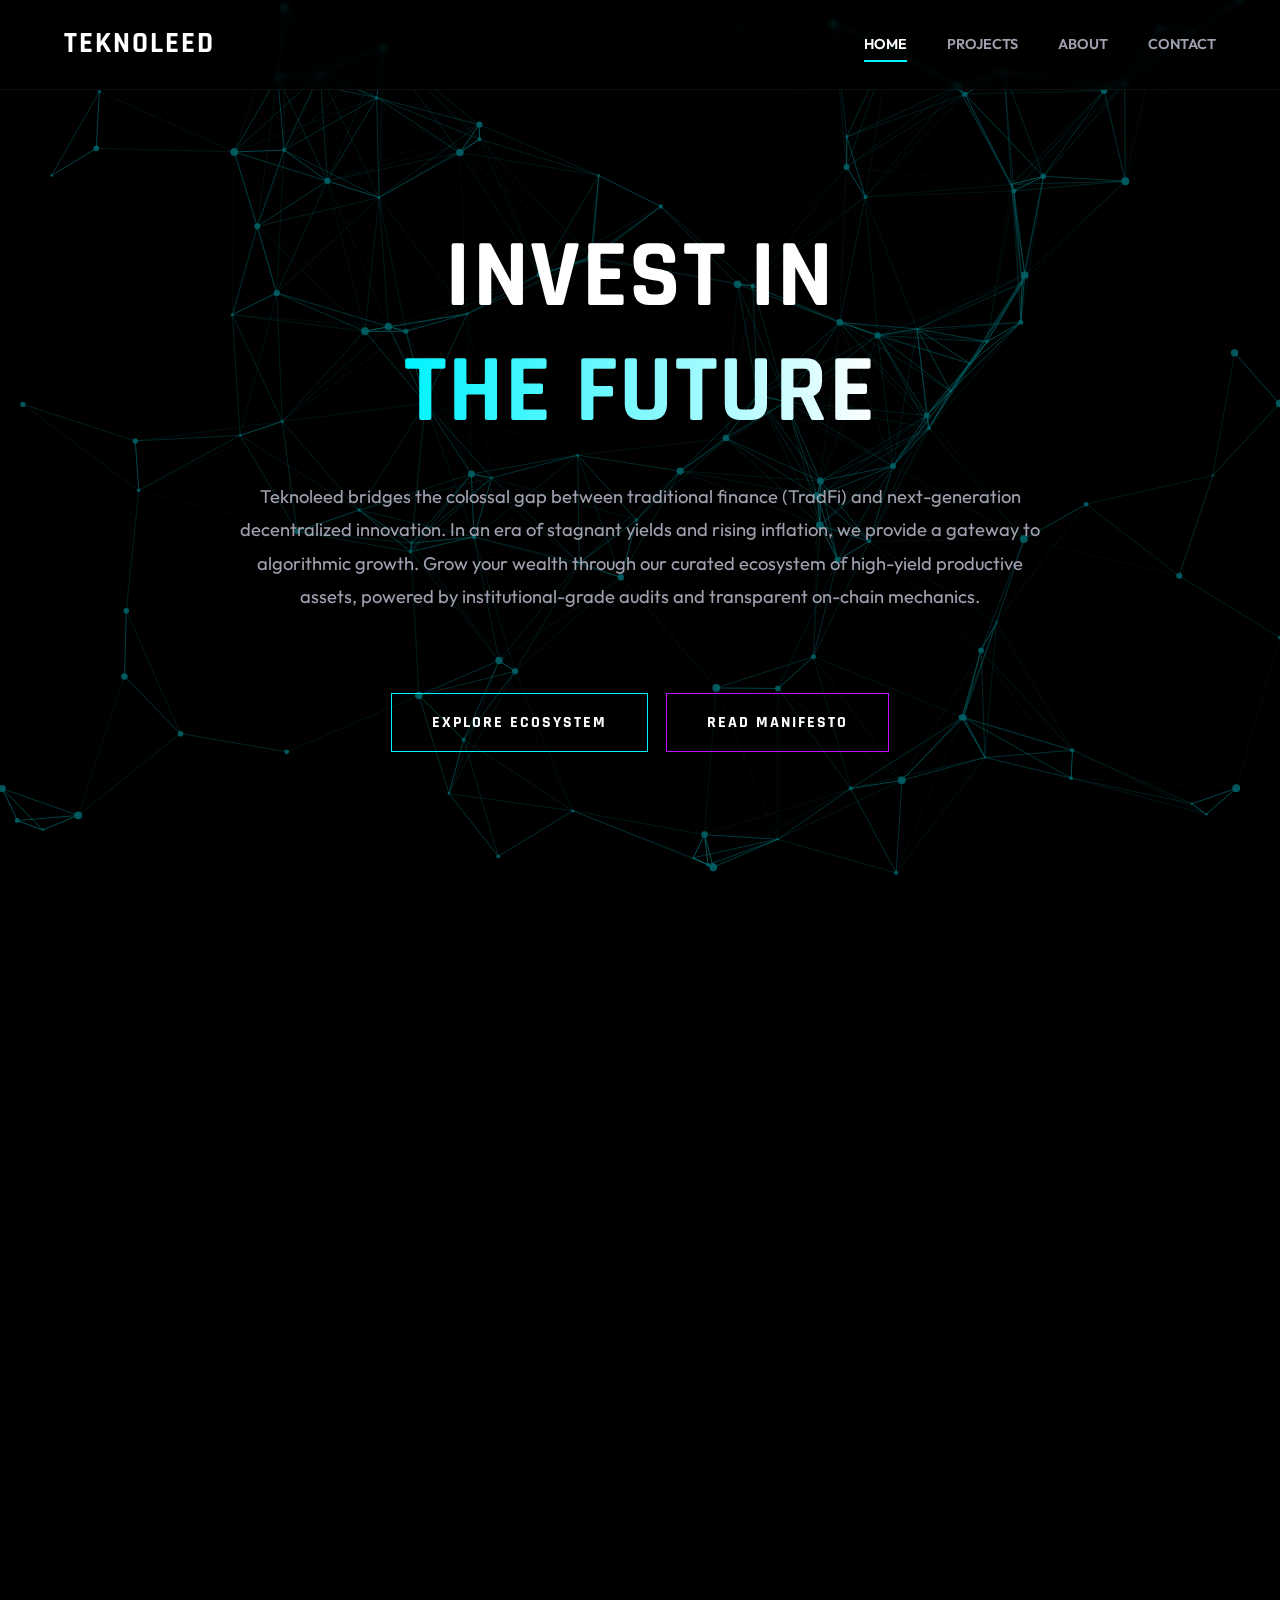
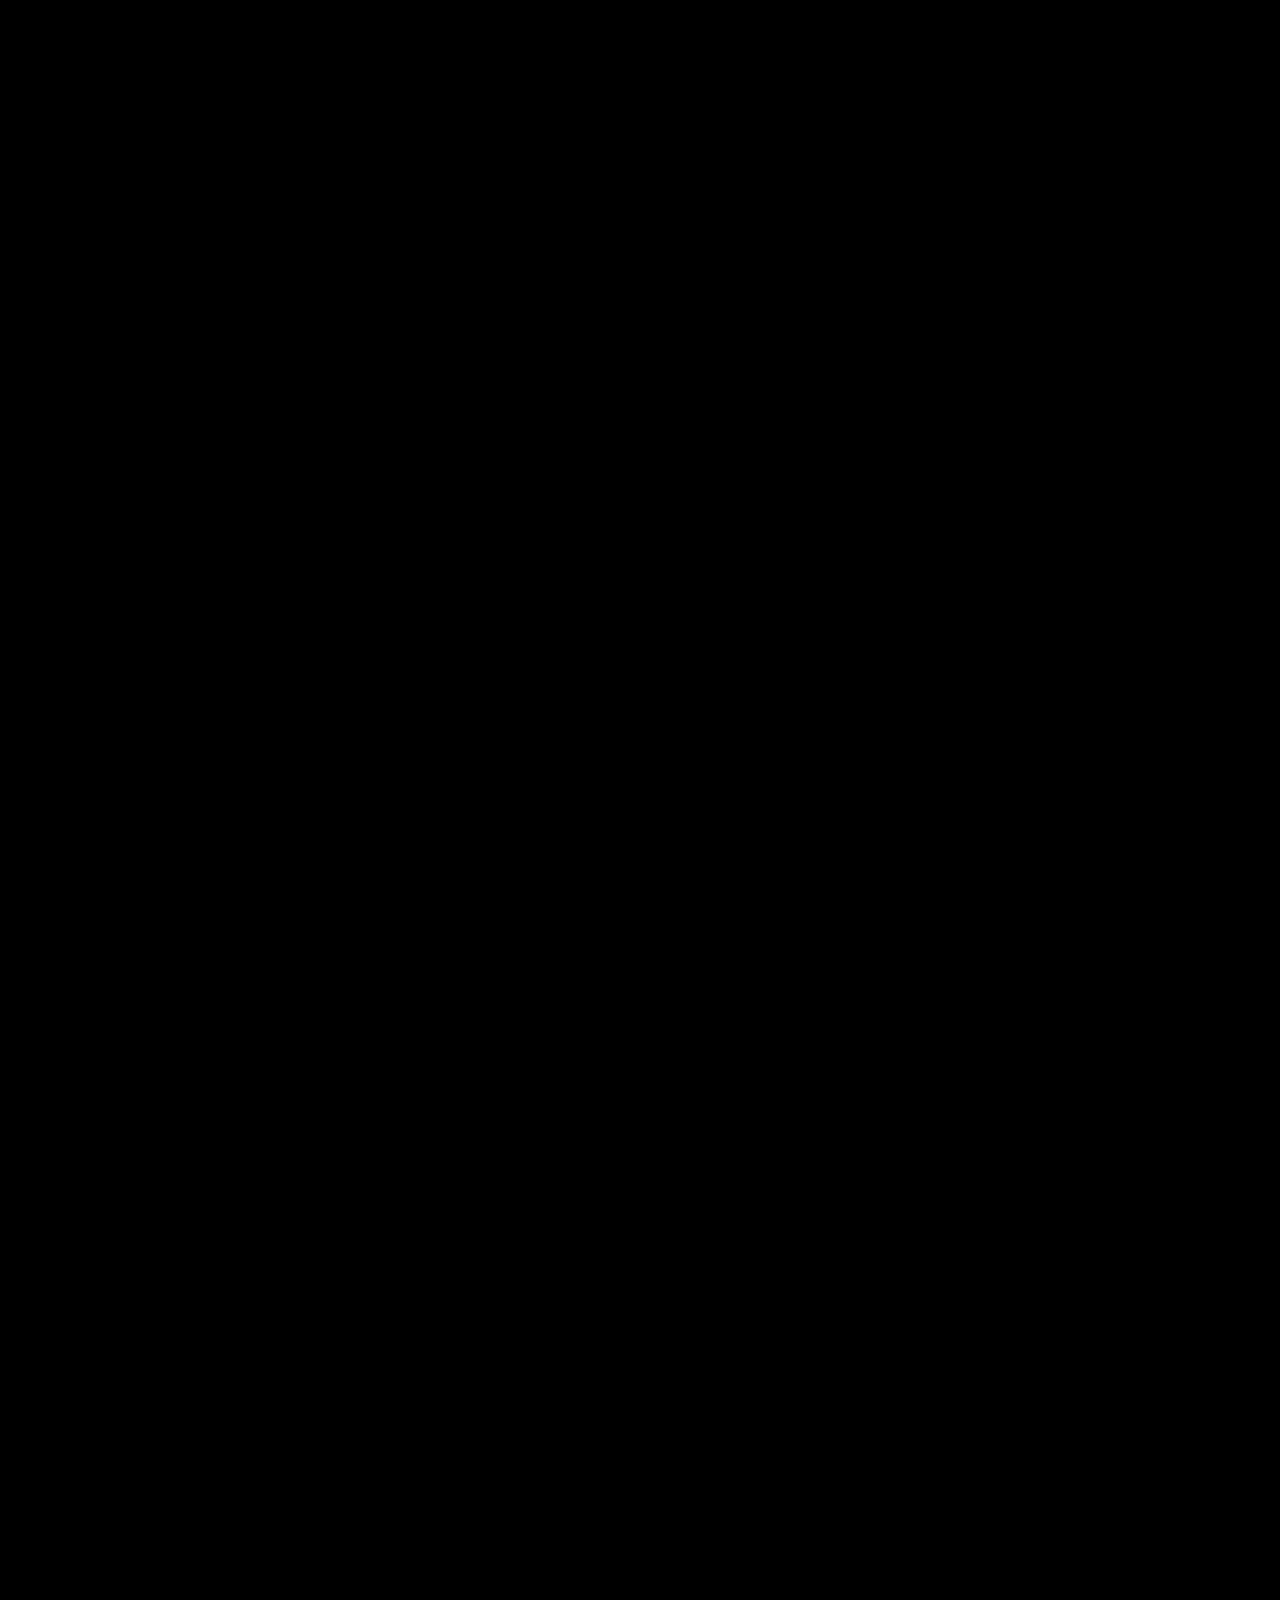
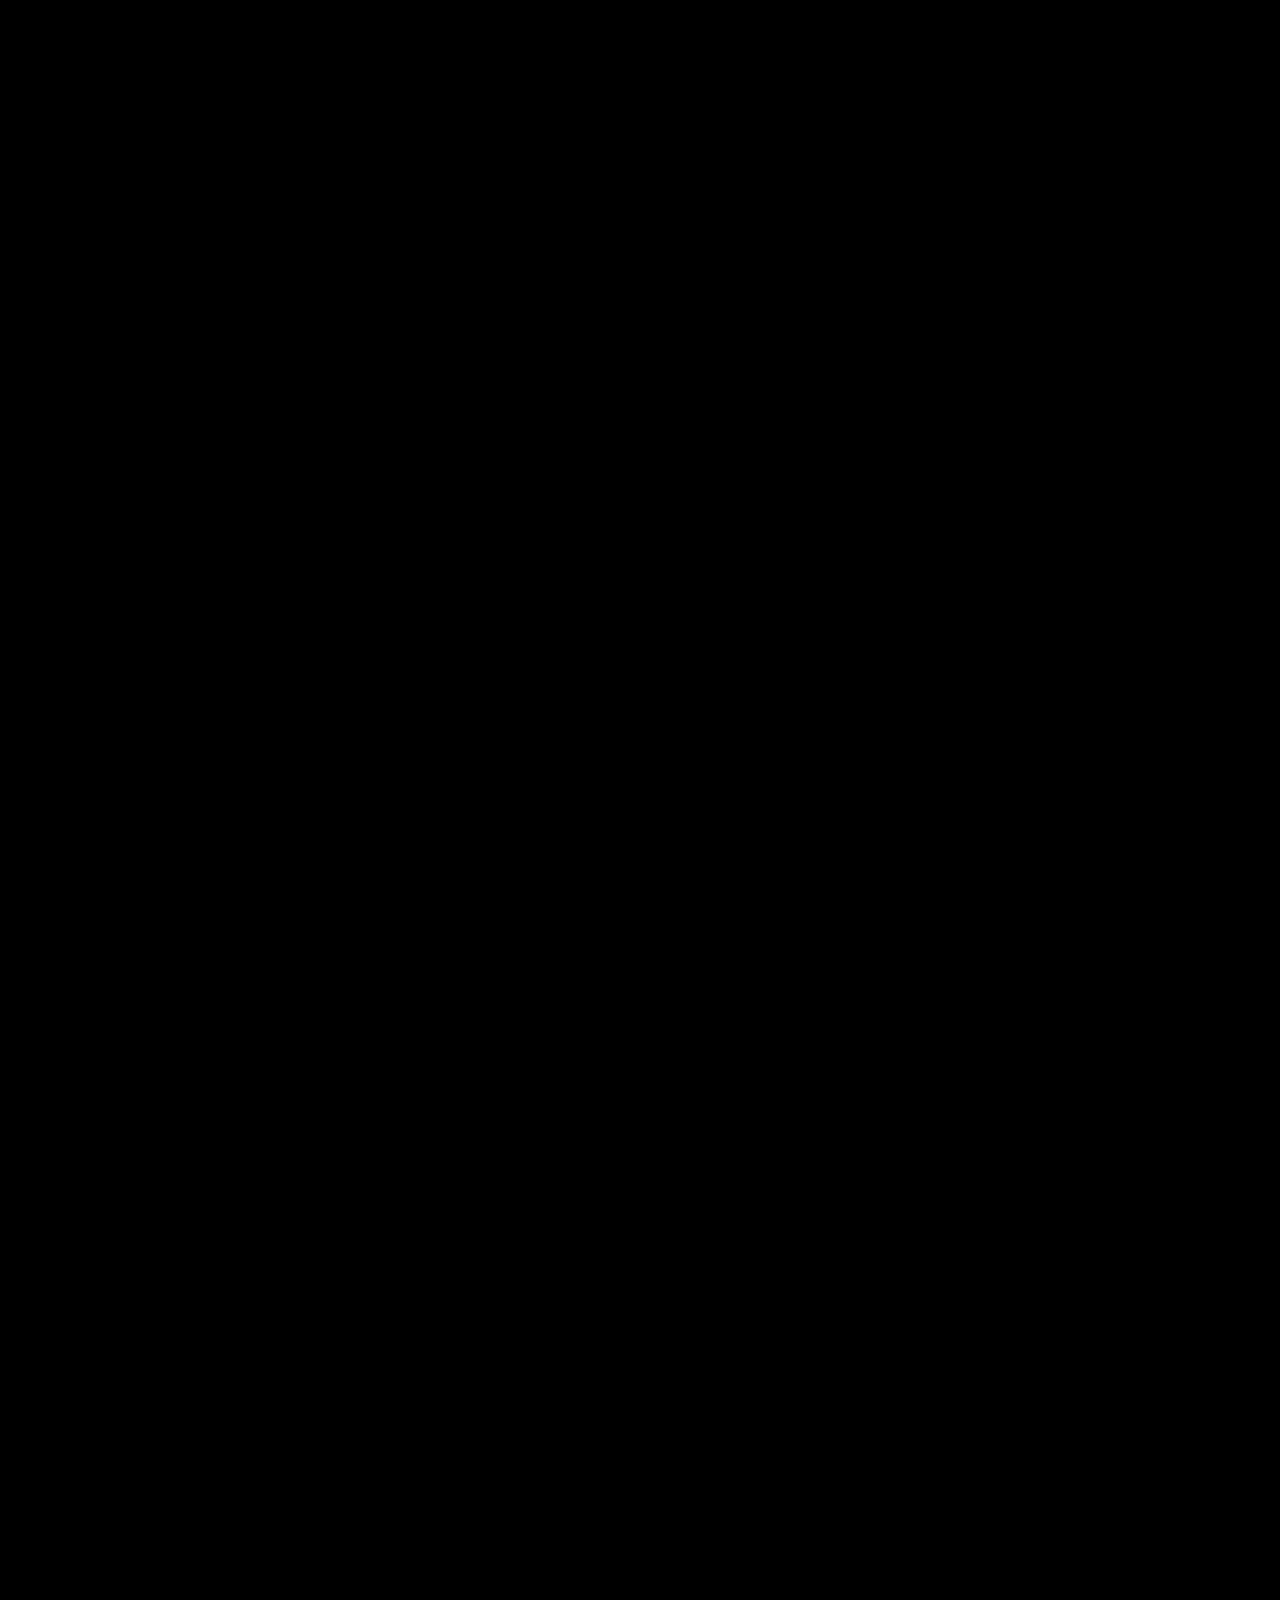
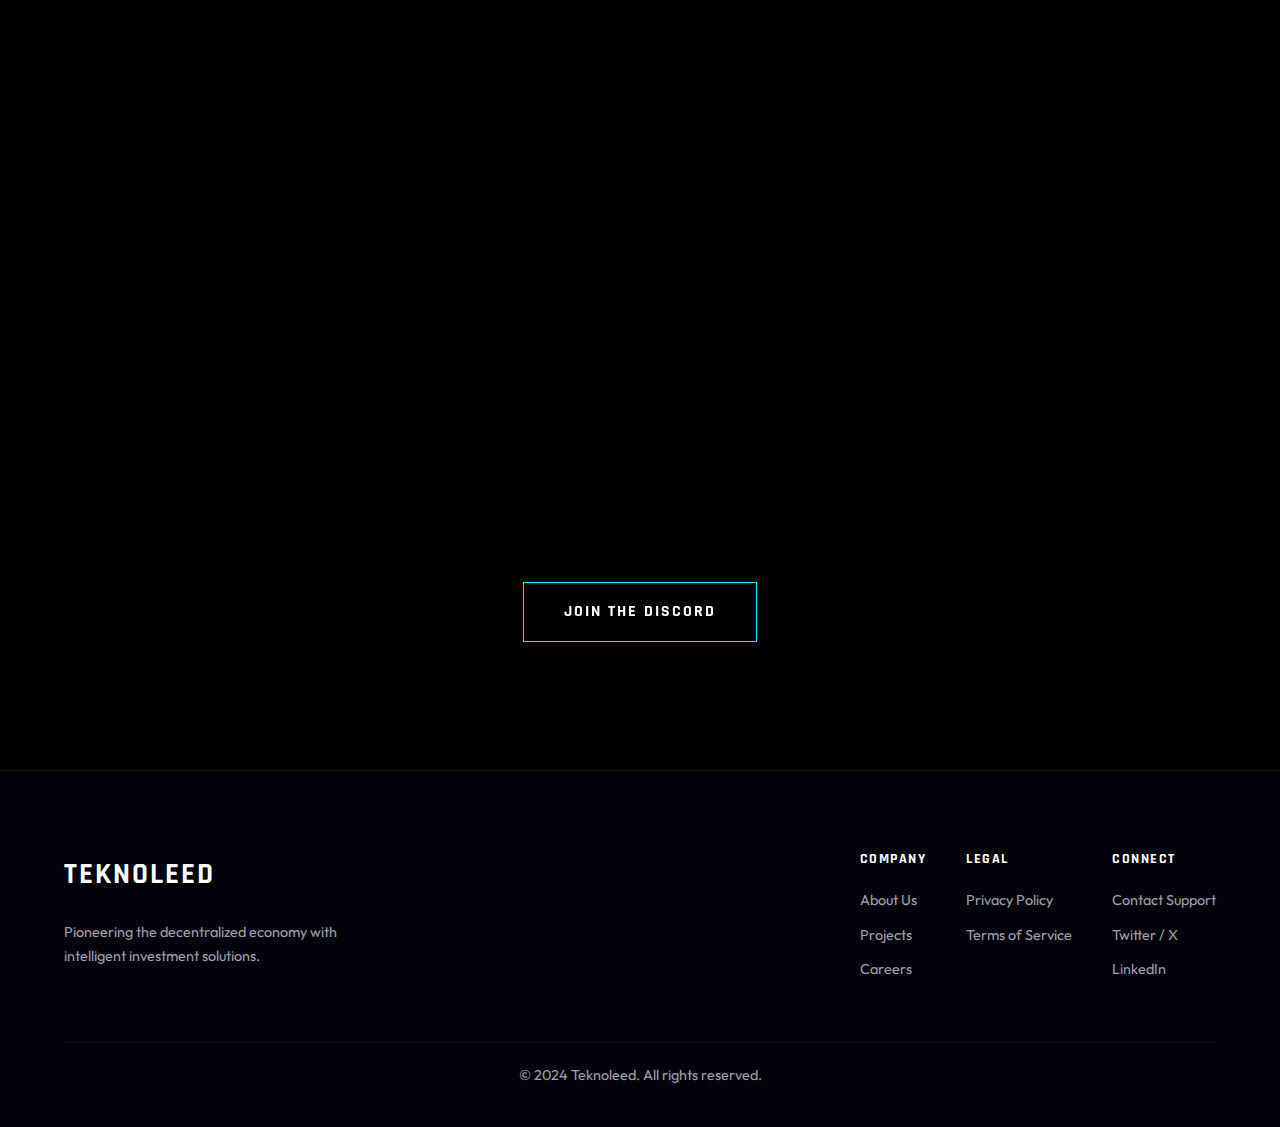
<file: index.html>
<!DOCTYPE html>
<html lang="en">
<head>
    <meta charset="UTF-8">
    <meta name="viewport" content="width=device-width, initial-scale=1.0">
    <title>Teknoleed | Future of Finance</title>
    
    <!-- Google Fonts -->
    <link rel="preconnect" href="https://fonts.googleapis.com">
    <link rel="preconnect" href="https://fonts.gstatic.com" crossorigin>
    <link href="https://fonts.googleapis.com/css2?family=Outfit:wght@300;400;600&family=Rajdhani:wght@500;600;700&display=swap" rel="stylesheet">
    
    <!-- Custom CSS -->
    <link rel="stylesheet" href="css/style.css">
</head>
<body>
    <!-- Background Particles -->
    <canvas id="particles-canvas"></canvas>

    <!-- Navigation -->
    <nav class="navbar">
        <a href="index.html" class="logo">TEKNOLEED</a>
        <div class="nav-links">
            <a href="index.html" class="active">Home</a>
            <a href="projects.html">Projects</a>
            <a href="about.html">About</a>
            <a href="contact.html">Contact</a>
        </div>
    </nav>

    <!-- Hero Section -->
    <header class="hero">
        <h1 class="fade-in-up">
            INVEST IN<br>
            <span class="gradient-text">THE FUTURE</span>
        </h1>
        <p class="fade-in-up delay-100" style="font-size: 1.15rem; line-height: 1.8; max-width: 800px;">
            Teknoleed bridges the colossal gap between traditional finance (TradFi) and next-generation decentralized innovation. 
            In an era of stagnant yields and rising inflation, we provide a gateway to algorithmic growth. 
            Grow your wealth through our curated ecosystem of high-yield productive assets, powered by institutional-grade audits and transparent on-chain mechanics.
        </p>
        <div class="fade-in-up delay-200" style="margin-top:30px;">
            <a href="projects.html" class="btn">Explore Ecosystem</a>
            <a href="about.html" class="btn btn-secondary" style="margin-left: 15px;">Read Manifesto</a>
        </div>
    </header>

    <!-- Stats Section -->
    <section>
        <div class="stats-container fade-in-up">
            <div class="stat-item">
                <h2 class="counter" data-target="5">0</h2>
                <p>Innovative Projects</p>
            </div>
            <div class="stat-item">
                <h2 class="counter" data-target="15000">0</h2>
                <p>Active Investors</p>
            </div>
            <div class="stat-item">
                <h2 class="counter" data-target="45">0</h2>
                <p>Million AUM ($)</p>
            </div>
             <div class="stat-item">
                <h2>24/7</h2>
                <p>Support System</p>
            </div>
        </div>
    </section>

    <!-- Section: The Paradigm Shift -->
    <section>
        <h2 class="section-title fade-in-up">THE <span class="gradient-text">PARADIGM SHIFT</span></h2>
        <p class="fade-in-up" style="max-width: 800px; margin: 0 auto 50px; text-align: center; color: var(--text-muted); font-size: 1.1rem;">
            The old financial system is built on gatekeepers, inefficiency, and exclusion. 
            Teknoleed removes the middleman, allowing you to access the raw productive power of your capital 
            through decentralized protocols that were once reserved for the ultra-wealthy.
        </p>
        <div class="comparison-container fade-in-up">
            <!-- Old World -->
            <div class="comparison-card tradfi">
                <h3>Traditional Finance</h3>
                <div class="comp-row">
                    <span>Average Savings APY</span>
                    <span style="color:#ff4d4d">0.5%</span>
                </div>
                <div class="comp-row">
                    <span>Asset Control</span>
                    <span style="color:#ff4d4d">Centralized Custody</span>
                </div>
                <div class="comp-row">
                    <span>Transparency</span>
                    <span style="color:#ff4d4d">Opaque / Black Box</span>
                </div>
                 <div class="comp-row">
                    <span>Accessibility</span>
                    <span style="color:#ff4d4d">Institutions Only</span>
                </div>
            </div>
            <!-- New World -->
            <div class="comparison-card defi">
                <h3>Teknoleed Ecosystem</h3>
                <div class="comp-row">
                    <span>SantrX Yield</span>
                    <span style="color:#00ff88">200% - 400%</span>
                </div>
                <div class="comp-row">
                    <span>Asset Control</span>
                    <span style="color:#00ff88">User Owned (Non-Custodial)</span>
                </div>
                <div class="comp-row">
                    <span>Transparency</span>
                    <span style="color:#00ff88">Verifiable On-Chain</span>
                </div>
                 <div class="comp-row">
                    <span>Accessibility</span>
                    <span style="color:#00ff88">Permissionless</span>
                </div>
            </div>
        </div>
    </section>

    <!-- Section: How It Works -->
    <section style="overflow: hidden;">
        <h2 class="section-title fade-in-up">HOW IT <span>WORKS</span></h2>
        <div class="process-steps fade-in-up">
            <div class="step-card">
                <div class="step-icon">01</div>
                <h3>Connect Portfolio</h3>
                <p style="color:var(--text-muted); font-size:0.95rem;">
                    Seamlessly integrate your digital assets via our secure Web3 interface. 
                    We support Metamask, WalletConnect, and all major hardware wallets for maximum security.
                </p>
            </div>
            <div class="step-card">
                <div class="step-icon">02</div>
                <h3>Select Strategy</h3>
                <p style="color:var(--text-muted); font-size:0.95rem;">
                    Choose from our curated engines: SantrX (High Yield Aggregation), 
                    Bullguard (RWA Tokenization), or Techmont (NFT Liquidity Staking).
                </p>
            </div>
            <div class="step-card">
                <div class="step-icon">03</div>
                <h3>Watch It Grow</h3>
                <p style="color:var(--text-muted); font-size:0.95rem;">
                    Your assets are put to work immediately. Track real-time performance on your dashboard, 
                    view reward accrual, and withdraw your liquidity instantly anytime.
                </p>
            </div>
        </div>
    </section>

    <!-- Section: ROI Calculator -->
    <section>
        <h2 class="section-title fade-in-up">PROJECT <span>YOUR GROWTH</span></h2>
        <div class="calculator-container fade-in-up">
            <div class="slider-group">
                <div class="slider-label">
                    <span>Initial Investment</span>
                    <span id="investment-val">$10,000</span>
                </div>
                <input type="range" id="investment-input" min="1000" max="100000" step="500" value="10000">
            </div>
            <div class="slider-group">
                <div class="slider-label">
                    <span>Duration (Months)</span>
                    <span id="duration-val">12 Months</span>
                </div>
                 <input type="range" id="duration-input" min="1" max="24" step="1" value="12">
            </div>
            
            <div class="calc-result">
                <p style="text-transform: uppercase; letter-spacing: 2px; color: var(--text-muted);">Estimated Returns (SantrX)</p>
                <div class="result-val" id="result-display">$30,000</div>
                <p style="font-size: 0.8rem; color: #fff; opacity: 0.5; margin-top: 10px;">*Estimates based on historical 3.0x yields. Not financial advice.</p>
            </div>
        </div>
    </section>

    <!-- Section: Why Us (Refined & Expanded) -->
    <section>
        <h2 class="section-title fade-in-up">THE TEKNOLEED <span>ADVANTAGE</span></h2>
        <div class="feature-grid">
            <!-- Feature 1 -->
            <div class="feature-card fade-in-up delay-100">
                <div class="feature-card-inner">
                    <div class="feature-icon">🛡️</div>
                    <h3>Ironclad Security</h3>
                    <p style="color: var(--text-muted);">
                        We prioritize capital preservation utilizing multi-sig wallets, time-locks, and 
                        rigorous third-party auditing to ensure your assets are immune to systemic shocks.
                    </p>
                </div>
            </div>
            <!-- Feature 2 -->
            <div class="feature-card fade-in-up delay-200">
                <div class="feature-card-inner">
                    <div class="feature-icon">🚀</div>
                    <h3>Algo-Driven Yield</h3>
                    <p style="color: var(--text-muted);">
                        Our productive asset engines like SantrX deliver market-leading returns (200%+) 
                        through automated arbitrage and optimized yield farming strategies.
                    </p>
                </div>
            </div>
            <!-- Feature 3 -->
            <div class="feature-card fade-in-up delay-300">
                <div class="feature-card-inner">
                    <div class="feature-icon">🤖</div>
                    <h3>AI Integration</h3>
                    <p style="color: var(--text-muted);">
                        Leveraging machine learning for predictive market analysis. Rentalligence agents 
                        monitor volatility 24/7 to adjust positions in real-time.
                    </p>
                </div>
            </div>
             <!-- Feature 4 -->
             <div class="feature-card fade-in-up delay-100">
                <div class="feature-card-inner">
                    <div class="feature-icon">💧</div>
                    <h3>Instant Liquidity</h3>
                    <p style="color: var(--text-muted);">
                        Unlike traditional VC or real estate, your investments are tokenized. 
                        Enter or exit positions instantly on our secondary markets without lock-up periods.
                    </p>
                </div>
            </div>
             <!-- Feature 5 -->
             <div class="feature-card fade-in-up delay-200">
                <div class="feature-card-inner">
                    <div class="feature-icon">⚖️</div>
                    <h3>DAO Governance</h3>
                    <p style="color: var(--text-muted);">
                        You are not just a customer; you are a partner. Hold Karma Credits to vote on 
                        future project incubations and treasury allocations.
                    </p>
                </div>
            </div>
             <!-- Feature 6 -->
             <div class="feature-card fade-in-up delay-300">
                <div class="feature-card-inner">
                    <div class="feature-icon">🌐</div>
                    <h3>Cross-Chain</h3>
                    <p style="color: var(--text-muted);">
                        We are blockchain agnostic. Our bridges allow you to move value seamlessly 
                        between Ethereum, Solana, and Layer-2 networks for maximum efficiency.
                    </p>
                </div>
            </div>
        </div>
    </section>

     <!-- Section: Community Terminal -->
     <section>
        <h2 class="section-title fade-in-up">LIVE <span>NETWORK</span></h2>
        <div class="terminal-window fade-in-up">
            <div class="terminal-header">
                <div class="dot"></div>
                <div class="dot"></div>
                <div class="dot"></div>
            </div>
            <div class="terminal-body" id="terminal-body">
                <p>> Connecting to Teknoleed Mainnet...</p>
                <p>> Status: Connected.</p>
                <p>> Fetching latest transactions...</p>
                <!-- JS will inject logs here -->
            </div>
            <p><span style="color:#fff;">user@teknoleed:~$</span> <span class="cursor">_</span></p>
        </div>
        <div style="text-align: center; margin-top: 40px;">
            <a href="contact.html" class="btn">Join The Discord</a>
        </div>
    </section>

    <!-- Footer -->
    <footer>
        <div class="footer-content">
            <div class="footer-col" style="flex: 2;">
                <a href="#" class="logo">TEKNOLEED</a>
                <p style="margin-top: 20px; max-width: 300px;">
                    Pioneering the decentralized economy with intelligent investment solutions.
                </p>
            </div>
            <div class="footer-col">
                <h4>Company</h4>
                <ul>
                    <li><a href="about.html">About Us</a></li>
                    <li><a href="projects.html">Projects</a></li>
                    <li><a href="contact.html">Careers</a></li>
                </ul>
            </div>
            <div class="footer-col">
                <h4>Legal</h4>
                <ul>
                    <li><a href="#">Privacy Policy</a></li>
                    <li><a href="#">Terms of Service</a></li>
                </ul>
            </div>
             <div class="footer-col">
                <h4>Connect</h4>
                <ul>
                    <li><a href="contact.html">Contact Support</a></li>
                    <li><a href="#">Twitter / X</a></li>
                    <li><a href="#">LinkedIn</a></li>
                </ul>
            </div>
        </div>
        <p style="text-align: center; border-top: 1px solid rgba(255,255,255,0.05); padding-top: 20px;">
            &copy; 2024 Teknoleed. All rights reserved.
        </p>
    </footer>

    <script src="js/particles.js"></script>
    <script src="js/main.js"></script>
</body>
</html>
</file>
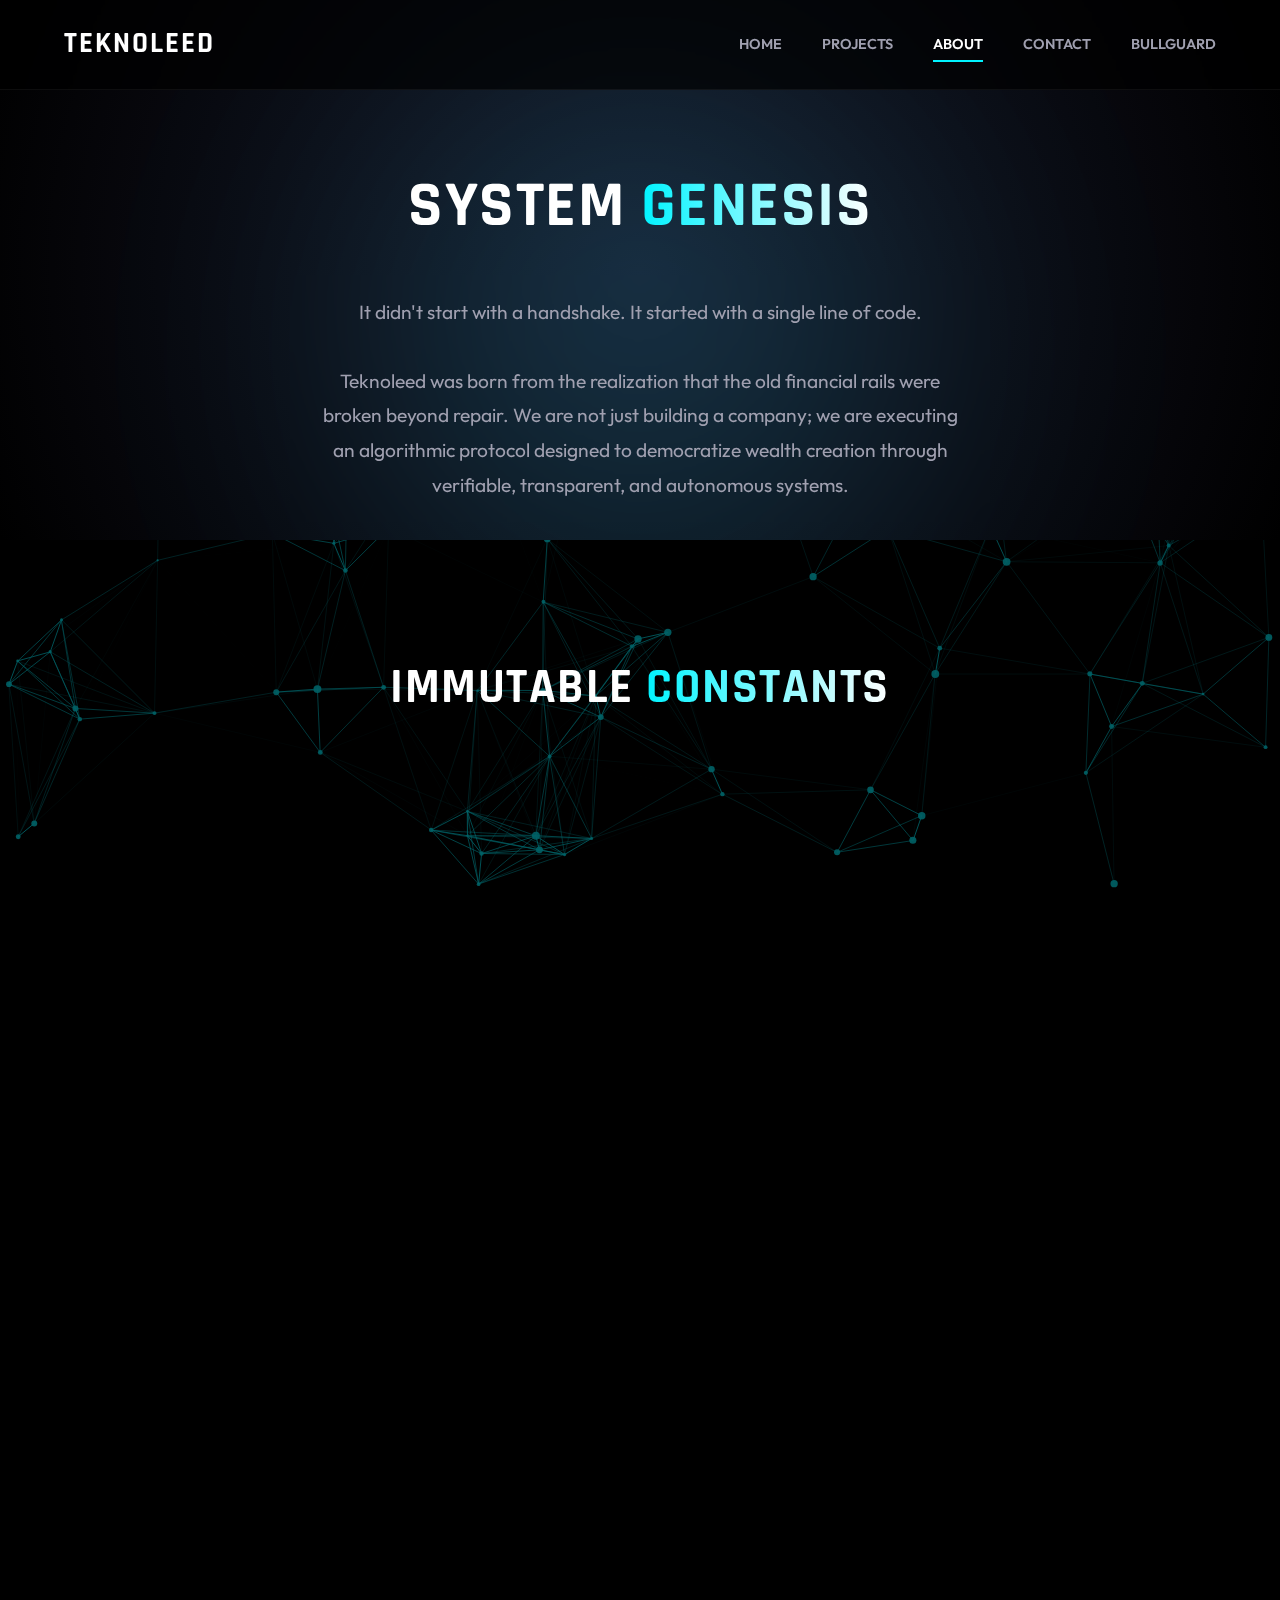
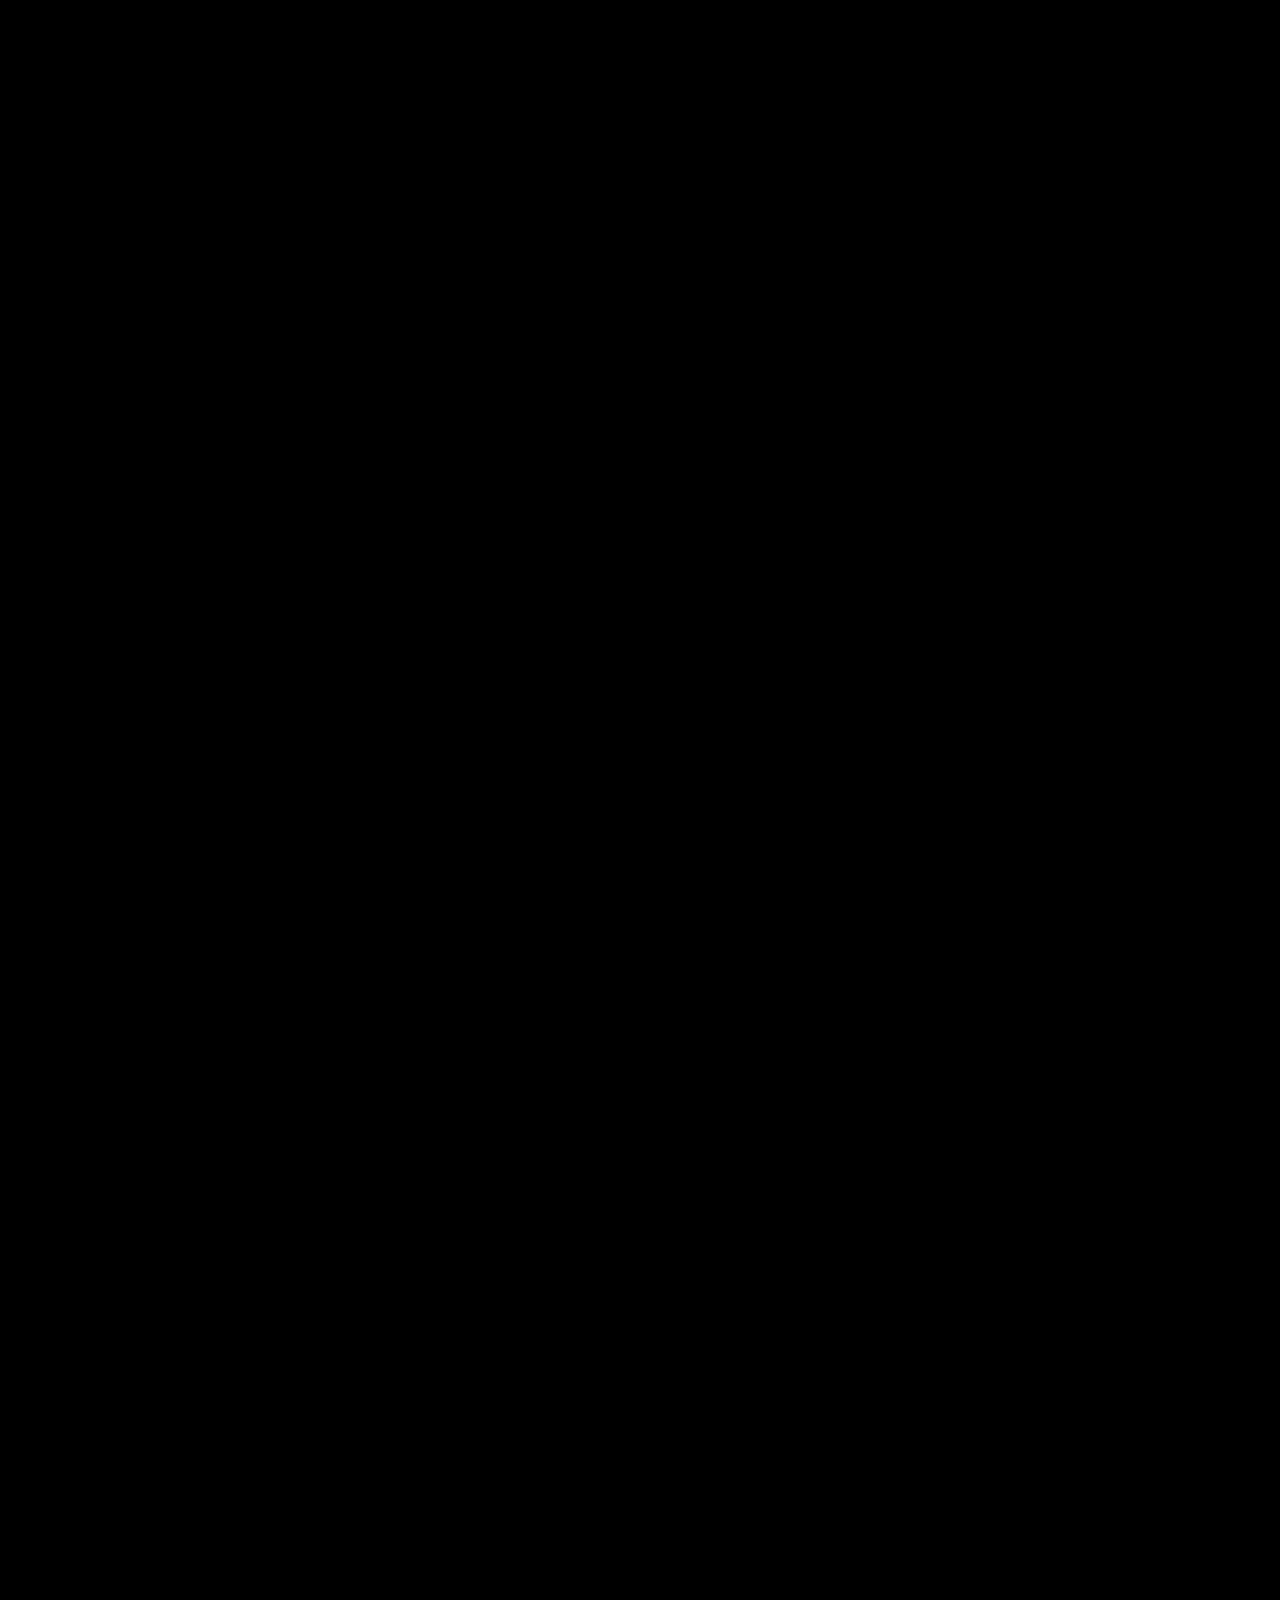
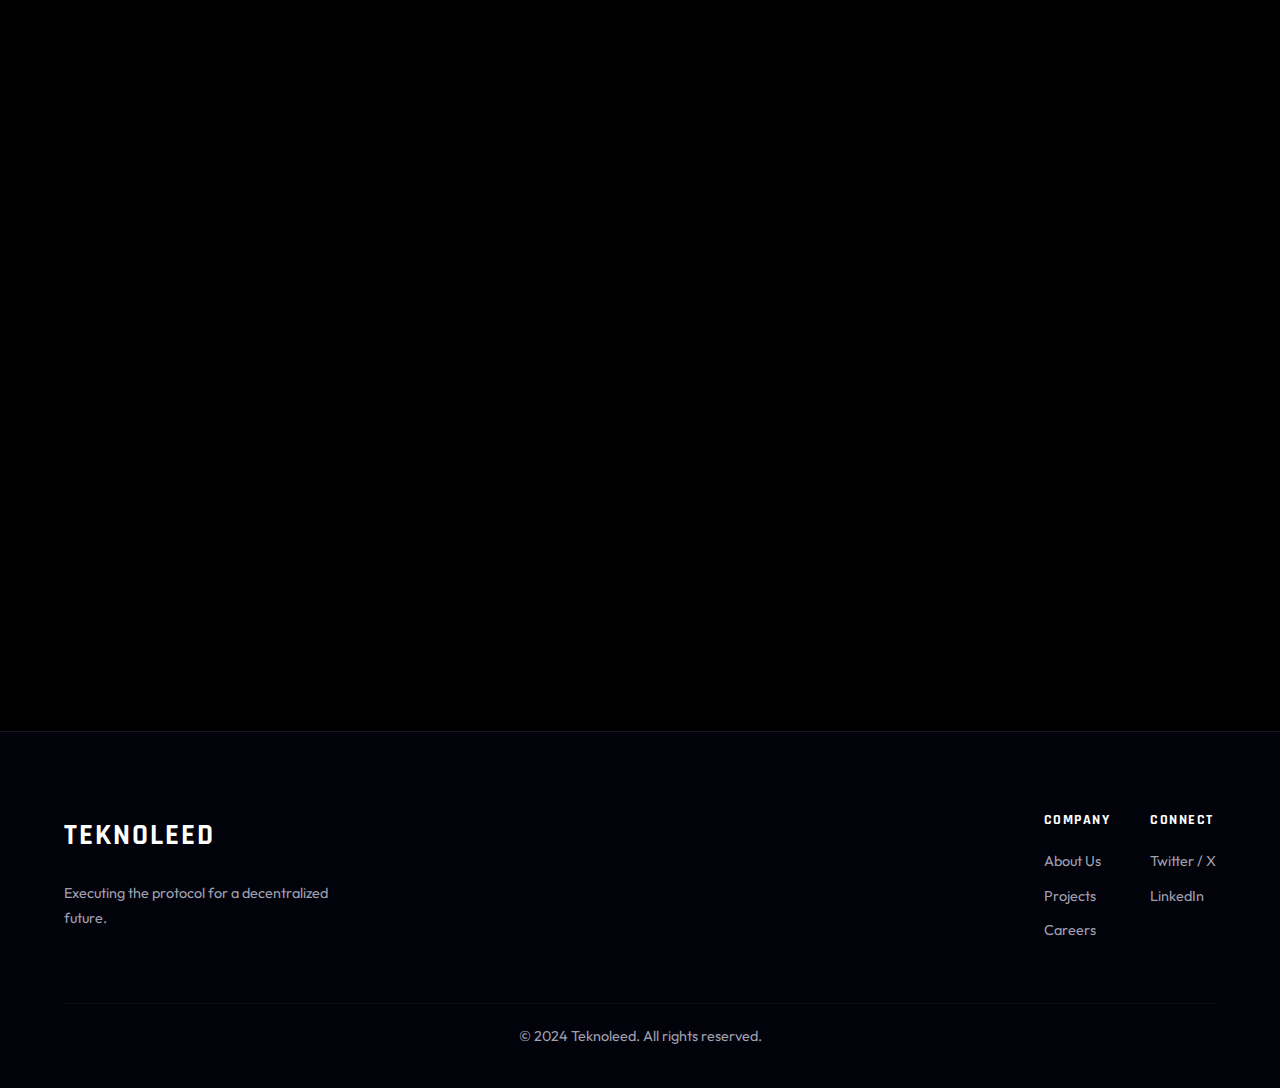
<file: about.html>
<!DOCTYPE html>
<html lang="en">
<head>
    <meta charset="UTF-8">
    <meta name="viewport" content="width=device-width, initial-scale=1.0">
    <title>About Us | Teknoleed</title>
    <link rel="preconnect" href="https://fonts.googleapis.com">
    <link rel="preconnect" href="https://fonts.gstatic.com" crossorigin>
    <link href="https://fonts.googleapis.com/css2?family=Outfit:wght@300;400;600&family=Rajdhani:wght@500;600;700&display=swap" rel="stylesheet">
    <link rel="stylesheet" href="css/style.css">
</head>
<body>
    <canvas id="particles-canvas"></canvas>

    <nav class="navbar">
        <a href="index.html" class="logo">TEKNOLEED</a>
        <div class="nav-links">
            <a href="index.html">Home</a>
            <a href="projects.html">Projects</a>
            <a href="about.html" class="active">About</a>
            <a href="contact.html">Contact</a>
            <a href="Assets/Bullguard.apk" download>Bullguard</a>
        </div>
    </nav>

    <!-- 1. The Genesis Hero -->
    <header class="hero genesis-hero" style="min-height: 60vh; padding-top: 150px;">
        <div class="genesis-ring"></div>
        <div class="genesis-ring"></div>
        <h1 class="fade-in-up">
            SYSTEM <span class="gradient-text">GENESIS</span>
        </h1>
        <p class="fade-in-up delay-100" style="max-width: 700px; padding: 20px; background: rgba(5,5,16,0.8); backdrop-filter: blur(5px); border-radius: 8px;">
            It didn't start with a handshake. It started with a single line of code. <br><br>
            Teknoleed was born from the realization that the old financial rails were broken beyond repair. 
            We are not just building a company; we are executing an algorithmic protocol designed to 
            democratize wealth creation through verifiable, transparent, and autonomous systems.
        </p>
    </header>

    <!-- 2. Core Logic (Directives) -->
    <section>
        <h2 class="section-title fade-in-up">IMMUTABLE <span class="gradient-text">CONSTANTS</span></h2>
        <div class="directives-grid fade-in-up delay-100">
            <!-- Directive 1 -->
            <div class="directive-card">
                <span class="directive-id">// DIRECTIVE_01</span>
                <h3>Radical Transparency</h3>
                <p style="color:var(--text-muted); font-size:0.9rem;">
                    Trust is good; verification is better. All our portfolio protocols maintain 
                    open-source codebases and real-time on-chain proof of reserves.
                </p>
            </div>
             <!-- Directive 2 -->
             <div class="directive-card">
                <span class="directive-id">// DIRECTIVE_02</span>
                <h3>User Sovereignty</h3>
                <p style="color:var(--text-muted); font-size:0.9rem;">
                    We deploy non-custodial solutions. You hold your keys, you own your assets. 
                    We simply provide the interface to the decentralized web.
                </p>
            </div>
             <!-- Directive 3 -->
             <div class="directive-card">
                <span class="directive-id">// DIRECTIVE_03</span>
                <h3>Infinite Scalability</h3>
                <p style="color:var(--text-muted); font-size:0.9rem;">
                    We build on Layer-2 networks and parallelized chains like Solana to ensure 
                    financial tools are accessible to millions, not just whales.
                </p>
            </div>
             <!-- Directive 4 -->
             <div class="directive-card">
                <span class="directive-id">// DIRECTIVE_04</span>
                <h3>Anti-Fragility</h3>
                <p style="color:var(--text-muted); font-size:0.9rem;">
                    Our systems are stress-tested against volatility. We use AI-driven risk management 
                    to turn market chaos into calculated opportunity.
                </p>
            </div>
        </div>
    </section>

    <!-- 3. The Architects (Team) -->
    <section>
        <h2 class="section-title fade-in-up">THE <span class="gradient-text">ARCHITECTS</span></h2>
        <div class="architect-grid fade-in-up delay-200">
            <!-- Member 1 -->
            <div class="architect-card">
                <div class="architect-photo" style="background-image: url('https://placehold.co/400x500/111/fff?text=CEO');">
                    <div class="hud-overlay">
                        <div class="architect-stat"><span>CLASS:</span> CEO</div>
                        <div class="architect-stat"><span>XP:</span> 15 YEARS</div>
                        <div class="architect-stat"><span>SPECIALTY:</span> MACRO</div>
                    </div>
                </div>
                <div style="padding: 20px;">
                    <h3>Alex Koren</h3>
                    <p style="color: var(--primary-accent); margin-bottom: 10px;">Chief Executive</p>
                    <p style="font-size: 0.85rem; color: var(--text-muted);">
                        Former Quant trader turned DeFi visionary. Building the bridge between Wall Street and Web3.
                    </p>
                </div>
            </div>
            <!-- Member 2 -->
             <div class="architect-card">
                <div class="architect-photo" style="background-image: url('https://placehold.co/400x500/111/fff?text=CTO');">
                    <div class="hud-overlay">
                        <div class="architect-stat"><span>CLASS:</span> CTO</div>
                        <div class="architect-stat"><span>XP:</span> 12 YEARS</div>
                        <div class="architect-stat"><span>SPECIALTY:</span> CRYPTO</div>
                    </div>
                </div>
                <div style="padding: 20px;">
                    <h3>Sarah Chen</h3>
                    <p style="color: var(--primary-accent); margin-bottom: 10px;">Lead Engineer</p>
                    <p style="font-size: 0.85rem; color: var(--text-muted);">
                        Protocol architect specializing in zk-Rollups and smart contract security auditing.
                    </p>
                </div>
            </div>
            <!-- Member 3 -->
             <div class="architect-card">
                <div class="architect-photo" style="background-image: url('https://placehold.co/400x500/111/fff?text=COO');">
                    <div class="hud-overlay">
                        <div class="architect-stat"><span>CLASS:</span> COO</div>
                        <div class="architect-stat"><span>XP:</span> 10 YEARS</div>
                        <div class="architect-stat"><span>SPECIALTY:</span> OPS</div>
                    </div>
                </div>
                <div style="padding: 20px;">
                    <h3>Marcus Thorne</h3>
                    <p style="color: var(--primary-accent); margin-bottom: 10px;">Operations</p>
                    <p style="font-size: 0.85rem; color: var(--text-muted);">
                        Ensuring global compliance and scaling operational logistics across 4 continents.
                    </p>
                </div>
            </div>
             <!-- Member 4 -->
             <div class="architect-card">
                <div class="architect-photo" style="background-image: url('https://placehold.co/400x500/111/fff?text=V.P.');">
                    <div class="hud-overlay">
                        <div class="architect-stat"><span>CLASS:</span> VP</div>
                        <div class="architect-stat"><span>XP:</span> 8 YEARS</div>
                        <div class="architect-stat"><span>SPECIALTY:</span> GROWTH</div>
                    </div>
                </div>
                <div style="padding: 20px;">
                    <h3>Elena Vosc</h3>
                    <p style="color: var(--primary-accent); margin-bottom: 10px;">Growth</p>
                    <p style="font-size: 0.85rem; color: var(--text-muted);">
                        Driving community adoption through the Karma Credits program and strategic partnerships.
                    </p>
                </div>
            </div>
        </div>
    </section>

    <!-- 4. System Roadmap -->
    <section>
        <h2 class="section-title fade-in-up">SYSTEM <span class="gradient-text">ROADMAP</span></h2>
        <div class="roadmap-container fade-in-up delay-100">
            <div class="roadmap-node">
                <div class="roadmap-date">Phase 1: Foundation (Q1 2024)</div>
                <p class="roadmap-desc">
                    Deployment of the Teknoleed genesis contracts. Formation of the core team and initial 
                    seed funding rounds ($45M raised). Launch of the SantrX Alpha.
                </p>
            </div>
            <div class="roadmap-node">
                <div class="roadmap-date">Phase 2: Expansion (Q3 2024)</div>
                <p class="roadmap-desc">
                    Public launch of the Rentalligence AI marketplace. Integration with Solana and Avalanche 
                    networks. Community DAO voting goes live via Karma Credits.
                </p>
            </div>
            <div class="roadmap-node">
                <div class="roadmap-date">Phase 3: Integration (Q2 2025)</div>
                <p class="roadmap-desc">
                    Full RWA (Real World Asset) bridging via Bullguard. Tokenized real estate and 
                    forex pairs become tradeable on-chain. Mobile App release.
                </p>
            </div>
             <div class="roadmap-node future">
                <div class="roadmap-date" style="color:var(--text-muted)">Phase 4: Singularity (2026+)</div>
                <p class="roadmap-desc">
                    Autonomous financial agents manage 80% of ecosystem volume. 
                    Full decentralization of the Teknoleed protocol governance to the community.
                </p>
            </div>
        </div>
    </section>

    <footer>
         <div class="footer-content">
            <div class="footer-col" style="flex: 2;">
                <a href="#" class="logo">TEKNOLEED</a>
                <p style="margin-top: 20px; max-width: 300px;">
                    Executing the protocol for a decentralized future.
                </p>
            </div>
            <div class="footer-col">
                <h4>Company</h4>
                <ul>
                    <li><a href="about.html">About Us</a></li>
                    <li><a href="projects.html">Projects</a></li>
                    <li><a href="contact.html">Careers</a></li>
                </ul>
            </div>
             <div class="footer-col">
                <h4>Connect</h4>
                <ul>
                    <li><a href="#">Twitter / X</a></li>
                    <li><a href="#">LinkedIn</a></li>
                </ul>
            </div>
        </div>
        <p style="text-align: center; border-top: 1px solid rgba(255,255,255,0.05); padding-top: 20px;">
            &copy; 2024 Teknoleed. All rights reserved.
        </p>
    </footer>

    <script src="js/particles.js"></script>
    <script src="js/main.js"></script>
</body>
</html>
</file>
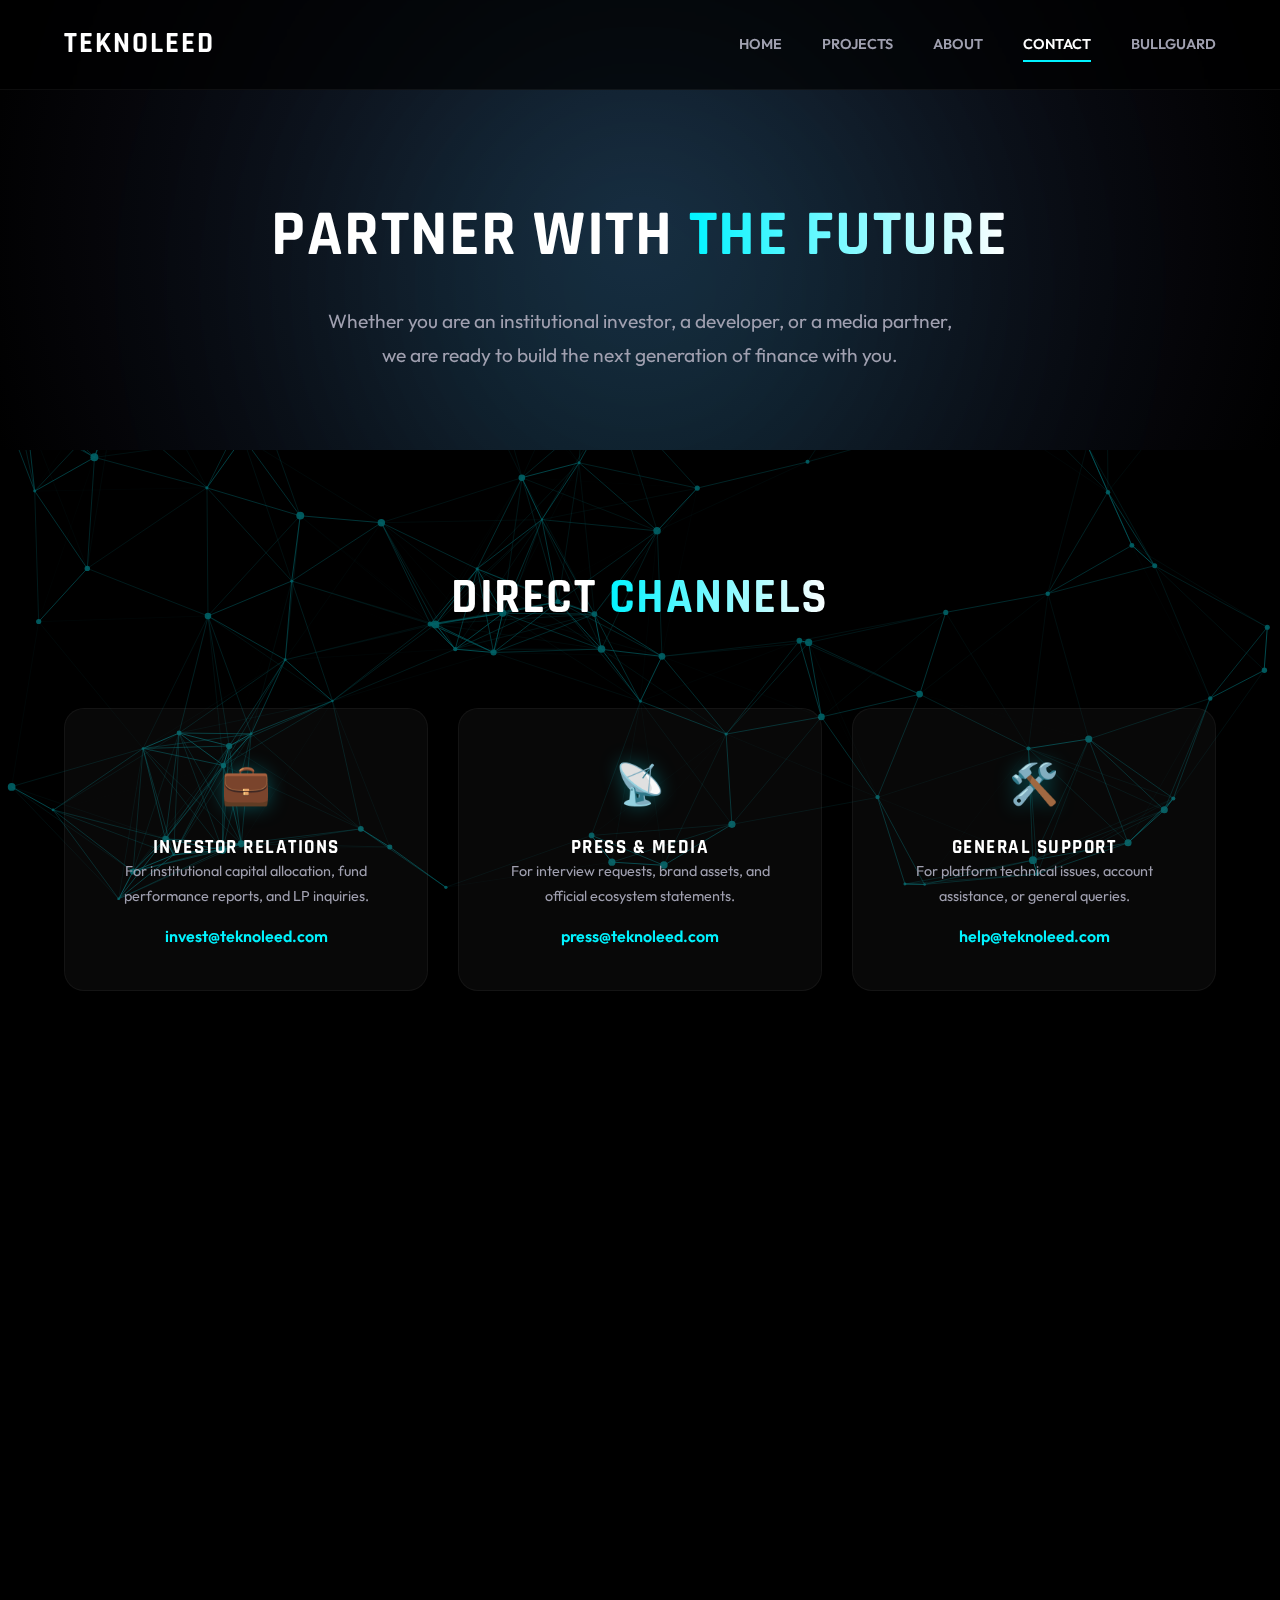
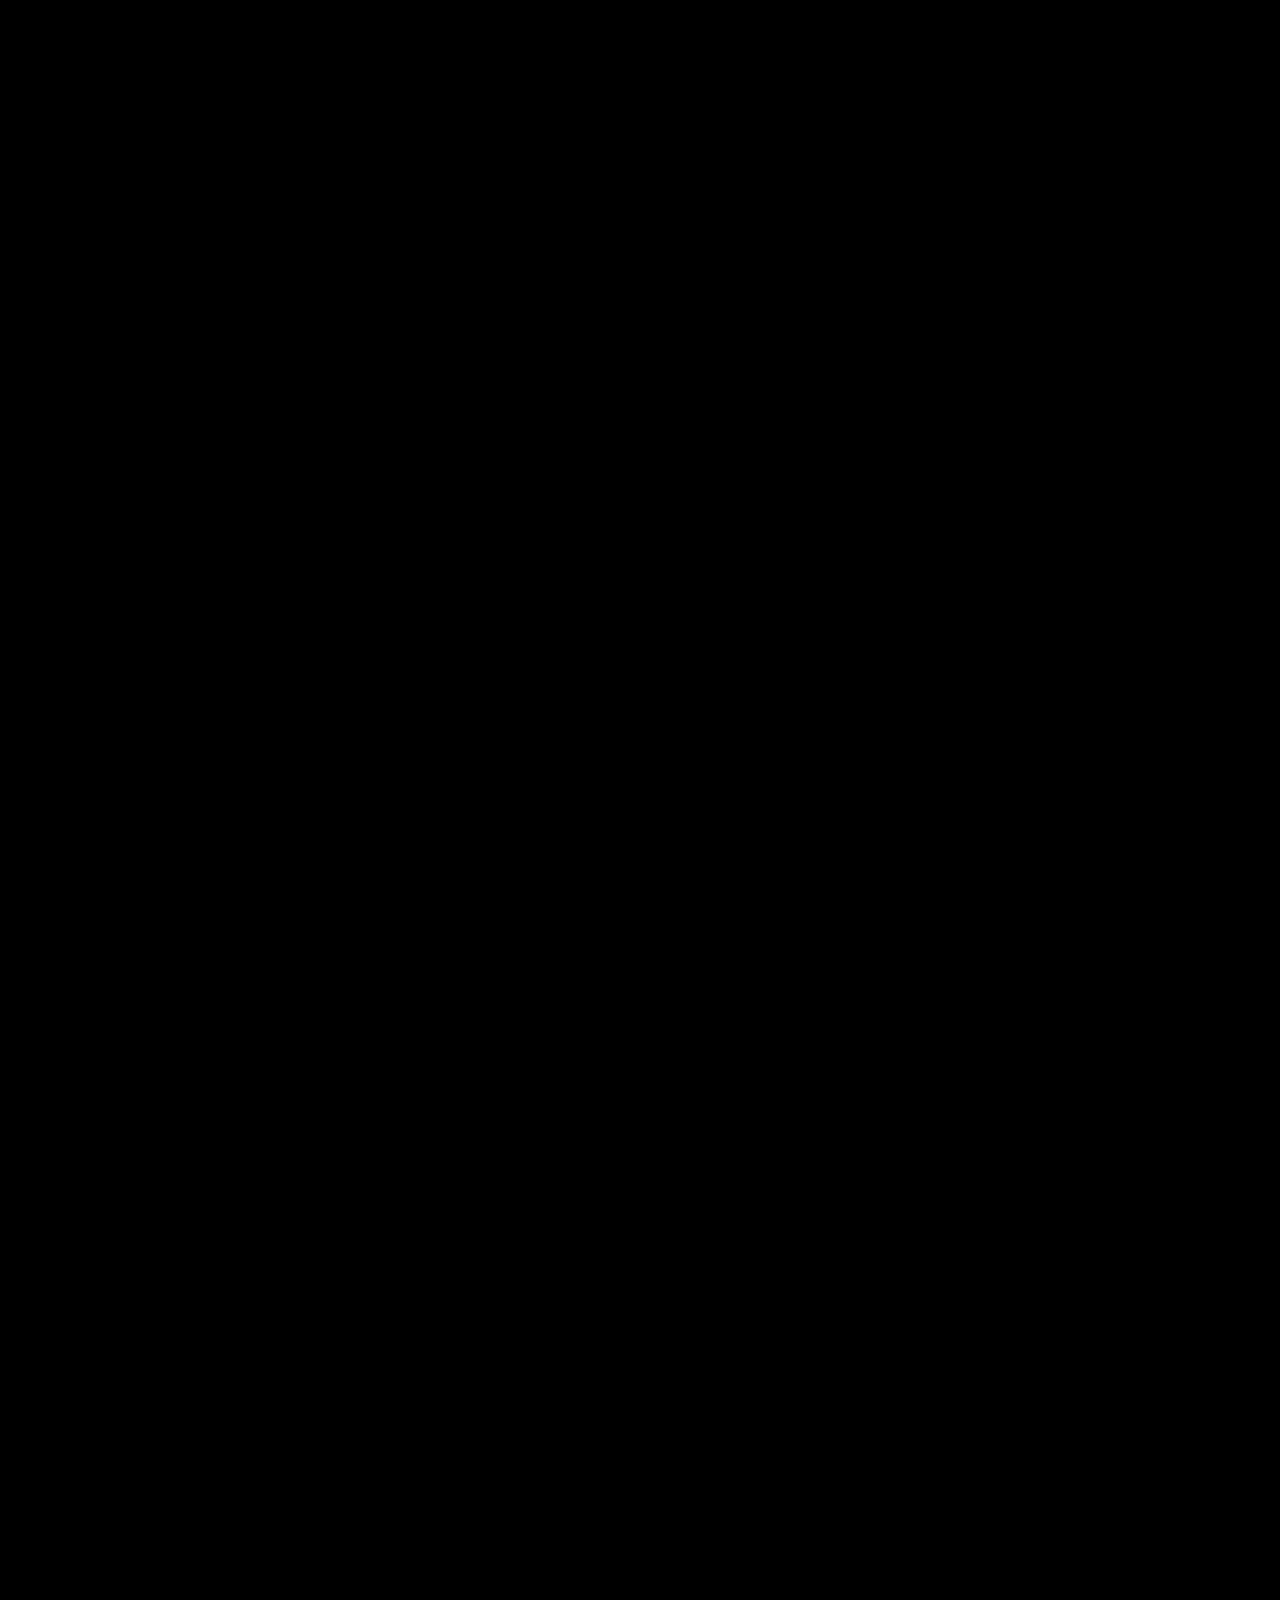
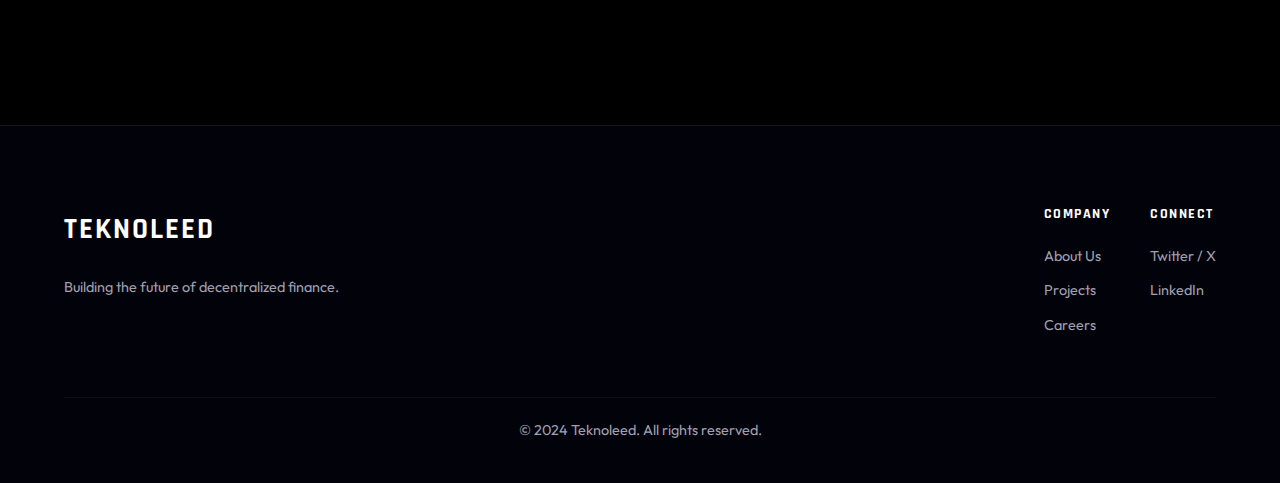
<file: contact.html>
<!DOCTYPE html>
<html lang="en">
<head>
    <meta charset="UTF-8">
    <meta name="viewport" content="width=device-width, initial-scale=1.0">
    <title>Contact Us | Teknoleed</title>
    <link rel="preconnect" href="https://fonts.googleapis.com">
    <link rel="preconnect" href="https://fonts.gstatic.com" crossorigin>
    <link href="https://fonts.googleapis.com/css2?family=Outfit:wght@300;400;600&family=Rajdhani:wght@500;600;700&display=swap" rel="stylesheet">
    <link rel="stylesheet" href="css/style.css">
</head>
<body>
    <canvas id="particles-canvas"></canvas>

    <nav class="navbar">
        <a href="index.html" class="logo">TEKNOLEED</a>
        <div class="nav-links">
            <a href="index.html">Home</a>
            <a href="projects.html">Projects</a>
            <a href="about.html">About</a>
            <a href="contact.html" class="active">Contact</a>
            <a href="Assets/Bullguard.apk" download>Bullguard</a>
        </div>
    </nav>

    <!-- 1. Hero Section (Reusing Genesis Styles for consistency) -->
    <header class="hero genesis-hero" style="min-height: 50vh; padding-top: 120px;">
        <h1 class="fade-in-up">PARTNER WITH <span class="gradient-text">THE FUTURE</span></h1>
        <p class="fade-in-up delay-100">
            Whether you are an institutional investor, a developer, or a media partner, <br>
            we are ready to build the next generation of finance with you.
        </p>
    </header>

    <!-- 2. Department Grid -->
    <section>
        <h2 class="section-title fade-in-up" style="text-align: center;">DIRECT <span class="gradient-text">CHANNELS</span></h2>
        <div class="department-grid fade-in-up delay-100">
            <!-- Card 1 -->
            <div class="dept-card">
                <div class="dept-icon">💼</div>
                <h3>Investor Relations</h3>
                <p style="color:var(--text-muted); font-size:0.9rem;">
                    For institutional capital allocation, fund performance reports, and LP inquiries.
                </p>
                <a href="mailto:invest@teknoleed.com" class="dept-email">invest@teknoleed.com</a>
            </div>
            <!-- Card 2 -->
             <div class="dept-card">
                <div class="dept-icon">📡</div>
                <h3>Press & Media</h3>
                <p style="color:var(--text-muted); font-size:0.9rem;">
                    For interview requests, brand assets, and official ecosystem statements.
                </p>
                <a href="mailto:press@teknoleed.com" class="dept-email">press@teknoleed.com</a>
            </div>
            <!-- Card 3 -->
             <div class="dept-card">
                <div class="dept-icon">🛠️</div>
                <h3>General Support</h3>
                <p style="color:var(--text-muted); font-size:0.9rem;">
                    For platform technical issues, account assistance, or general queries.
                </p>
                <a href="mailto:support@teknoleed.com" class="dept-email">help@teknoleed.com</a>
            </div>
        </div>
    </section>

    <!-- 3. Modern Form -->
    <section class="form-section-wrapper fade-in-up">
        <h2 class="section-title" style="text-align: center; margin-bottom: 40px;">SEND A <span class="gradient-text">MESSAGE</span></h2>
        <form class="modern-form">
            <div class="split-layout" style="margin-bottom: 0; gap: 20px;">
                <div class="form-group" style="flex:1">
                    <label for="name">Full Name</label>
                    <input type="text" id="name" class="modern-input" placeholder="Enter your name">
                </div>
                <div class="form-group" style="flex:1">
                    <label for="email">Email Address</label>
                    <input type="email" id="email" class="modern-input" placeholder="Enter your email">
                </div>
            </div>
            <div class="form-group">
                <label for="interest">Area of Interest</label>
                <input type="text" id="interest" class="modern-input" placeholder="e.g., Investment, Partnership, Career">
            </div>
            <div class="form-group">
                <label for="message">Your Message</label>
                <textarea id="message" rows="5" class="modern-input" placeholder="Tell us how we can collaborate..."></textarea>
            </div>
            <button type="submit" class="btn" style="width:100%; border-radius: 50px;">Submit Inquiry</button>
        </form>
    </section>

    <!-- 4. Global Hubs -->
    <section>
        <h2 class="section-title fade-in-up" style="text-align: center;">GLOBAL <span class="gradient-text">HUBS</span></h2>
        <div class="locations-grid fade-in-up delay-100">
            <div class="hub-item">
                <div class="hub-circle">🇦🇪</div>
                <h4>Dubai, UAE</h4>
                <p style="color:var(--text-muted); font-size:0.85rem;">HQ & Operations</p>
            </div>
            <div class="hub-item">
                <div class="hub-circle">🇸🇬</div>
                <h4>Singapore</h4>
                <p style="color:var(--text-muted); font-size:0.85rem;">APAC Growth</p>
            </div>
            <div class="hub-item">
                <div class="hub-circle">🇺🇸</div>
                <h4>New York, USA</h4>
                <p style="color:var(--text-muted); font-size:0.85rem;">Capital Markets</p>
            </div>
             <div class="hub-item">
                <div class="hub-circle">🇨🇭</div>
                <h4>Zug, Switzerland</h4>
                <p style="color:var(--text-muted); font-size:0.85rem;">Legal & Compliance</p>
            </div>
        </div>
    </section>

    <!-- 5. FAQ -->
    <section style="margin-bottom: 50px;">
         <h2 class="section-title fade-in-up" style="text-align: center; margin-bottom: 40px;">FREQUENTLY <span class="gradient-text">ASKED</span></h2>
         <div class="faq-container fade-in-up delay-100">
             <details class="faq-item">
                 <summary class="faq-question">How do I become an LP in SantrX?</summary>
                 <div class="faq-answer">
                     Access to SantrX yield vaults is currently permissioned. Please contact our Investor Relations team or apply for the waitlist via the dashboard once live.
                 </div>
             </details>
             <details class="faq-item">
                 <summary class="faq-question">Is Teknoleed audited?</summary>
                 <div class="faq-answer">
                     Yes. All our smart contracts undergo triple-auditing by top-tier firms (CertiK, Trail of Bits) before mainnet deployment.
                 </div>
             </details>
             <details class="faq-item">
                 <summary class="faq-question">Are you hiring globally?</summary>
                 <div class="faq-answer">
                     We are a remote-first organization with hubs in major financial centers. Check our LinkedIn page for current openings in Engineering and Growth.
                 </div>
             </details>
         </div>
    </section>

    <footer>
        <div class="footer-content" style="text-align: left;">
            <div class="footer-col" style="flex: 2;">
                <a href="#" class="logo">TEKNOLEED</a>
                <p style="margin-top: 20px; max-width: 300px;">
                    Building the future of decentralized finance.
                </p>
            </div>
            <div class="footer-col">
                <h4>Company</h4>
                <ul>
                    <li><a href="about.html">About Us</a></li>
                    <li><a href="projects.html">Projects</a></li>
                    <li><a href="contact.html">Careers</a></li>
                </ul>
            </div>
             <div class="footer-col">
                <h4>Connect</h4>
                <ul>
                    <li><a href="#">Twitter / X</a></li>
                    <li><a href="#">LinkedIn</a></li>
                </ul>
            </div>
        </div>
        <p style="text-align: center; border-top: 1px solid rgba(255,255,255,0.05); padding-top: 20px;">
            &copy; 2024 Teknoleed. All rights reserved.
        </p>
    </footer>

    <script src="js/particles.js"></script>
    <script src="js/main.js"></script>
</body>
</html>
</file>
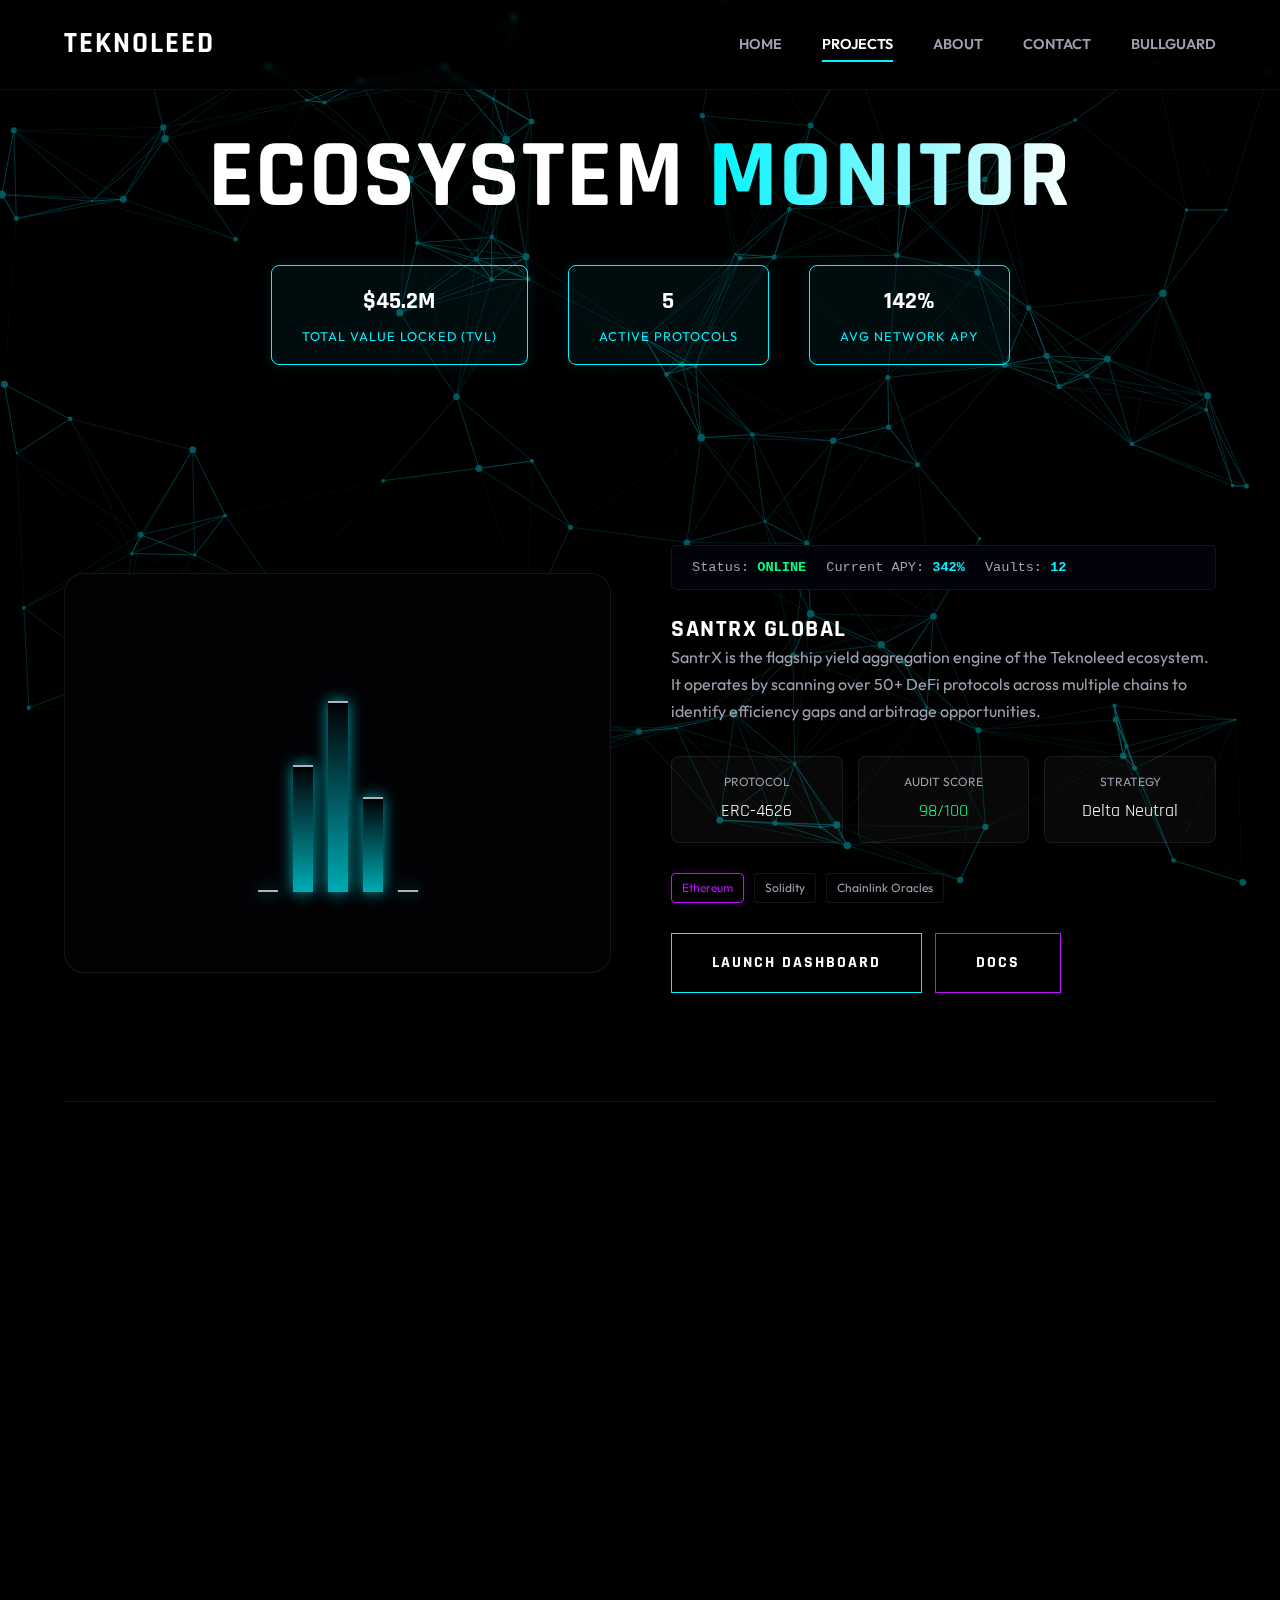
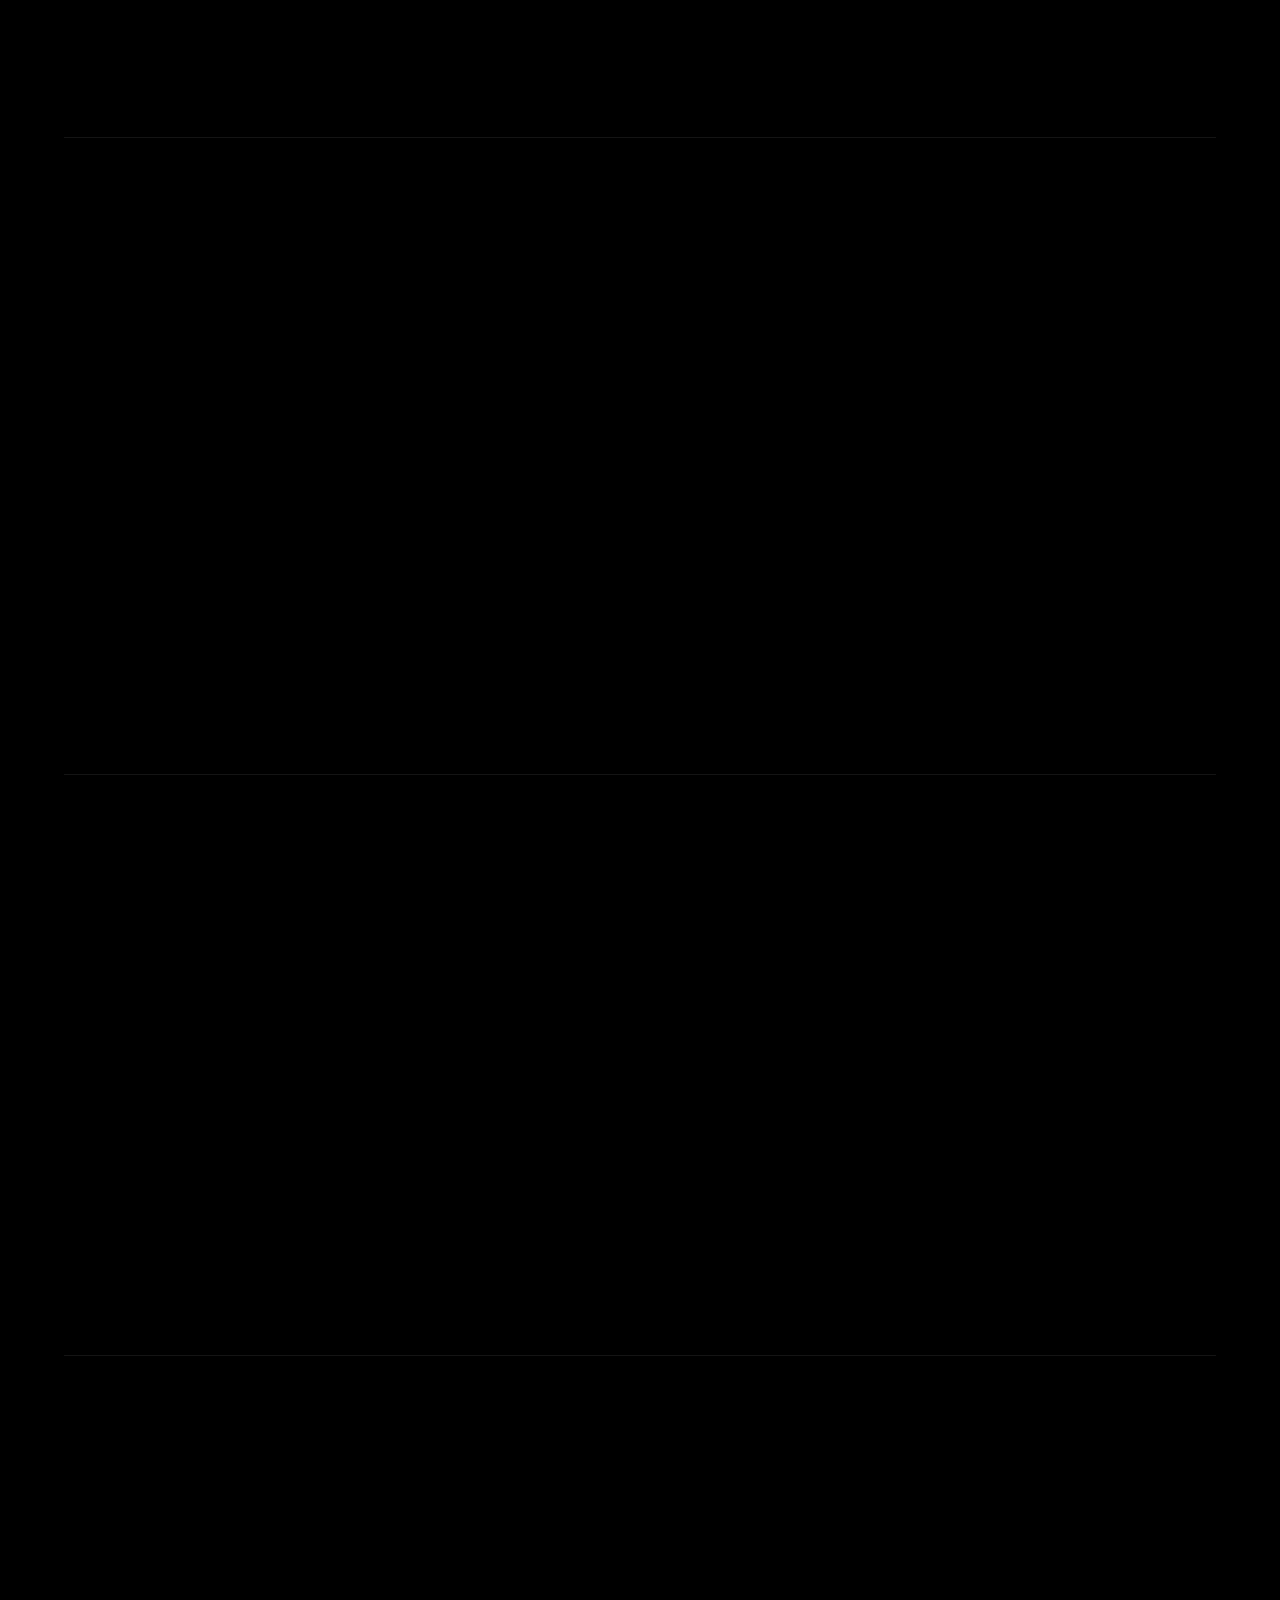
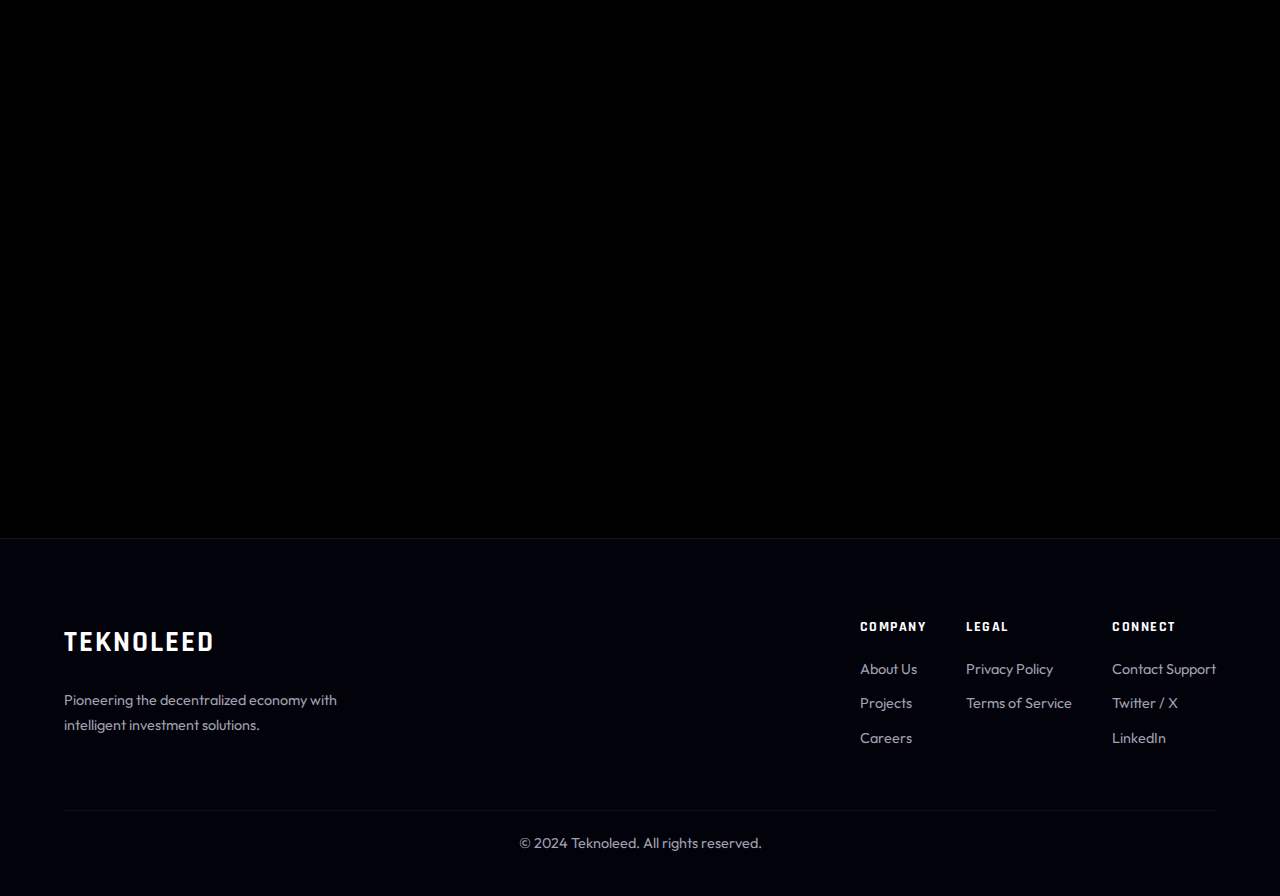
<file: projects.html>
<!DOCTYPE html>
<html lang="en">
  <head>
    <meta charset="UTF-8" />
    <meta name="viewport" content="width=device-width, initial-scale=1.0" />
    <title>Projects Dashboard | Teknoleed</title>
    <link rel="preconnect" href="https://fonts.googleapis.com" />
    <link rel="preconnect" href="https://fonts.gstatic.com" crossorigin />
    <link
      href="https://fonts.googleapis.com/css2?family=Outfit:wght@300;400;600&family=Rajdhani:wght@500;600;700&display=swap"
      rel="stylesheet"
    />
    <link rel="stylesheet" href="css/style.css" />
  </head>
  <body>
    <canvas id="particles-canvas"></canvas>

    <nav class="navbar">
      <a href="index.html" class="logo">TEKNOLEED</a>
      <div class="nav-links">
        <a href="index.html">Home</a>
        <a href="projects.html" class="active">Projects</a>
        <a href="about.html">About</a>
        <a href="contact.html">Contact</a>
        <a href="Assets/Bullguard.apk" download>Bullguard</a>
      </div>
    </nav>

    <header class="hero" style="min-height: 40vh; padding-top: 120px">
      <h1 class="fade-in-up">
        ECOSYSTEM <span class="gradient-text">MONITOR</span>
      </h1>

      <!-- Dashboard Header -->
      <div class="ecosystem-monitor fade-in-up delay-100">
        <div class="monitor-stat">
          <span class="val">$45.2M</span>
          <span class="label">Total Value Locked (TVL)</span>
        </div>
        <div class="monitor-stat">
          <span class="val">5</span>
          <span class="label">Active Protocols</span>
        </div>
        <div class="monitor-stat">
          <span class="val">142%</span>
          <span class="label">Avg Network APY</span>
        </div>
      </div>
    </header>

    <section>
      <!-- 1. SantrX -->
      <div class="split-layout fade-in-up">
        <div class="split-image project-visual santrx-visual">
          <div class="data-pillar" style="animation-delay: 0s"></div>
          <div
            class="data-pillar"
            style="animation-delay: 0.5s; height: 40%"
          ></div>
          <div
            class="data-pillar"
            style="animation-delay: 1s; height: 60%"
          ></div>
          <div
            class="data-pillar"
            style="animation-delay: 0.2s; height: 30%"
          ></div>
          <div class="data-pillar" style="animation-delay: 0.8s"></div>
        </div>
        <div class="split-content">
          <div class="status-bar">
            <div class="status-item">
              Status: <span style="color: #00ff88">ONLINE</span>
            </div>
            <div class="status-item">Current APY: <span>342%</span></div>
            <div class="status-item">Vaults: <span>12</span></div>
          </div>

          <h2>SantrX Global</h2>
          <p style="margin-bottom: 20px; color: var(--text-muted)">
            SantrX is the flagship yield aggregation engine of the Teknoleed
            ecosystem. It operates by scanning over 50+ DeFi protocols across
            multiple chains to identify efficiency gaps and arbitrage
            opportunities.
          </p>

          <div class="tech-spec-grid">
            <div class="spec-card">
              <span class="spec-label">Protocol</span>
              <div class="spec-val">ERC-4626</div>
            </div>
            <div class="spec-card">
              <span class="spec-label">Audit Score</span>
              <div class="spec-val" style="color: #00ff88">98/100</div>
            </div>
            <div class="spec-card">
              <span class="spec-label">Strategy</span>
              <div class="spec-val">Delta Neutral</div>
            </div>
          </div>

          <div class="tech-stack">
            <span class="tech-tag highlight">Ethereum</span>
            <span class="tech-tag">Solidity</span>
            <span class="tech-tag">Chainlink Oracles</span>
          </div>

          <div style="margin-top: 30px">
            <a href="#" class="btn">Launch Dashboard</a>
            <a href="#" class="btn btn-secondary" style="margin-left: 10px"
              >Docs</a
            >
          </div>
        </div>
      </div>

      <hr
        style="
          border: 0;
          border-top: 1px solid var(--card-border);
          margin: 80px 0;
        "
      />

      <!-- 2. Karma Credits -->
      <div class="split-layout reverse fade-in-up">
        <div class="split-image project-visual karma-visual">
          <div class="ripple" style="animation-delay: 0s"></div>
          <div class="ripple" style="animation-delay: 1s"></div>
          <div class="ripple" style="animation-delay: 2s"></div>
          <div class="ripple" style="animation-delay: 3s"></div>
        </div>
        <div class="split-content">
          <div class="status-bar" style="border-color: rgba(188, 19, 254, 0.3)">
            <div class="status-item">
              Network: <span style="color: var(--secondary-accent)">LIVE</span>
            </div>
            <div class="status-item">Holders: <span>12,405</span></div>
            <div class="status-item">Tx/Sec: <span>4,500</span></div>
          </div>

          <h2>Karma Credits</h2>
          <p style="margin-bottom: 20px; color: var(--text-muted)">
            Karma Credits creates a universal "Impact Layer" for the digital
            economy. It tokenizes positive social contributions, allowing users
            to earn value for educational achievements, community service, and
            sustainable practices.
          </p>

          <div class="tech-spec-grid">
            <div class="spec-card">
              <span class="spec-label">Token Standard</span>
              <div class="spec-val">ERC-20 / SPL</div>
            </div>
            <div class="spec-card">
              <span class="spec-label">Utility</span>
              <div class="spec-val">Social Impact</div>
            </div>
            <div class="spec-card">
              <span class="spec-label">Integrations</span>
              <div class="spec-val">15+ Partners</div>
            </div>
          </div>

          <div class="tech-stack">
            <span class="tech-tag highlight">Solana</span>
            <span class="tech-tag">Rust</span>
            <span class="tech-tag">Social Graph</span>
          </div>

          <div style="margin-top: 30px">
            <a
              href="https://karma-credits-777e581e.base44.app/"
              class="btn btn-secondary"
              >Join DAO</a
            >
          </div>
        </div>
      </div>

      <hr
        style="
          border: 0;
          border-top: 1px solid var(--card-border);
          margin: 80px 0;
        "
      />

      <!-- 3. Bullguard -->
      <div class="split-layout fade-in-up">
        <div class="split-image project-visual bullguard-visual">
          <div class="radar-circle">
            <div class="radar-sweep"></div>
            <div class="radar-blip"></div>
            <div
              class="radar-blip"
              style="top: 60%; left: 30%; animation-delay: 0.5s"
            ></div>
          </div>
        </div>
        <div class="split-content">
          <div class="status-bar" style="border-color: rgba(255, 200, 0, 0.3)">
            <div class="status-item">
              Market: <span style="color: #ffc800">OPEN</span>
            </div>
            <div class="status-item">24h Vol: <span>$12M</span></div>
            <div class="status-item">Pairs: <span>EUR/USD</span></div>
          </div>

          <h2>Bullguard</h2>
          <p style="margin-bottom: 20px; color: var(--text-muted)">
            Bullguard is the bridge between Forex and DeFi. By creating
            synthetic on-chain representations of fiat currencies backed by Real
            World Assets (RWA), we offer verified forex trading without
            custodial risk or banking delays.
          </p>

          <div class="tech-spec-grid">
            <div class="spec-card">
              <span class="spec-label">Backing</span>
              <div class="spec-val">1:1 Treasury</div>
            </div>
            <div class="spec-card">
              <span class="spec-label">Settlement</span>
              <div class="spec-val">Instant</div>
            </div>
            <div class="spec-card">
              <span class="spec-label">KYC</span>
              <div class="spec-val">Tier 1 Only</div>
            </div>
          </div>

          <div class="tech-stack">
            <span class="tech-tag highlight">Avalanche Subnet</span>
            <span class="tech-tag">CCIP</span>
            <span class="tech-tag">Forex API</span>
          </div>

          <div style="margin-top: 30px">
            <a href="https://bullguard.world/W/index.html" class="btn"
              >Trade Forex</a
            >
          </div>
        </div>
      </div>
      <hr
        style="
          border: 0;
          border-top: 1px solid var(--card-border);
          margin: 80px 0;
        "
      />

      <!-- 4. Techmont -->
      <div class="split-layout reverse fade-in-up">
        <div class="split-image project-visual techmont-visual">
          <div class="cube-box">
            <div class="cube-face front"></div>
            <div class="cube-face back"></div>
            <div class="cube-face right"></div>
            <div class="cube-face left"></div>
            <div class="cube-face top"></div>
            <div class="cube-face bottom"></div>
          </div>
        </div>
        <div class="split-content">
          <div
            class="status-bar"
            style="border-color: rgba(100, 100, 255, 0.3)"
          >
            <div class="status-item">
              Vaults: <span style="color: #6464ff">SECURE</span>
            </div>
            <div class="status-item">NFTs Staked: <span>450</span></div>
            <div class="status-item">Rewards: <span>ETH</span></div>
          </div>

          <h2>Techmont</h2>
          <p style="margin-bottom: 20px; color: var(--text-muted)">
            Techmont unlocks the liquidity of high-value digital collectibles.
            Users can stake "Blue Chip" NFTs to borrow stablecoins or earn
            passive yield, transforming static JPEGs into productive financial
            assets.
          </p>

          <div class="tech-spec-grid">
            <div class="spec-card">
              <span class="spec-label">LTV Ratio</span>
              <div class="spec-val">Up to 60%</div>
            </div>
            <div class="spec-card">
              <span class="spec-label">Oracle</span>
              <div class="spec-val">Floor Price</div>
            </div>
            <div class="spec-card">
              <span class="spec-label">Safety</span>
              <div class="spec-val">Insurance Fund</div>
            </div>
          </div>

          <div style="margin-top: 30px">
            <a href="#" class="btn">Connect Wallet</a>
          </div>
        </div>
      </div>

      <hr
        style="
          border: 0;
          border-top: 1px solid var(--card-border);
          margin: 80px 0;
        "
      />

      <!-- 5. Rentalligence -->
      <div class="split-layout fade-in-up">
        <div class="split-image project-visual rentalligence-visual">
          <!-- 16 Nodes for the grid -->
          <div class="neural-node" style="animation-delay: 0.1s"></div>
          <div class="neural-node" style="animation-delay: 0.5s"></div>
          <div class="neural-node" style="animation-delay: 0.3s"></div>
          <div class="neural-node" style="animation-delay: 0.8s"></div>
          <div class="neural-node" style="animation-delay: 0.2s"></div>
          <div class="neural-node" style="animation-delay: 0.6s"></div>
          <div class="neural-node" style="animation-delay: 0.9s"></div>
          <div class="neural-node" style="animation-delay: 0.4s"></div>
          <div class="neural-node" style="animation-delay: 1.1s"></div>
          <div class="neural-node" style="animation-delay: 0.7s"></div>
          <div class="neural-node" style="animation-delay: 1.5s"></div>
          <div class="neural-node" style="animation-delay: 0.2s"></div>
          <div class="neural-node" style="animation-delay: 0.1s"></div>
          <div class="neural-node" style="animation-delay: 0.5s"></div>
          <div class="neural-node" style="animation-delay: 0.3s"></div>
          <div class="neural-node" style="animation-delay: 0.8s"></div>
        </div>
        <div class="split-content">
          <div class="status-bar" style="border-color: rgba(0, 255, 136, 0.3)">
            <div class="status-item">
              Compute: <span style="color: #00ff88">OPTIMAL</span>
            </div>
            <div class="status-item">Agents: <span>8,992</span></div>
            <div class="status-item">GPU Load: <span>78%</span></div>
          </div>

          <h2>Rentalligence</h2>
          <p style="margin-bottom: 20px; color: var(--text-muted)">
            The first decentralized marketplace for leaseable AI Intelligence.
            Rentalligence allows developers to deploy training models on our
            distributed GPU network, or "rent" pre-trained specialized agents
            for specific tasks.
          </p>

          <div class="tech-spec-grid">
            <div class="spec-card">
              <span class="spec-label">Network</span>
              <div class="spec-val">DePIN</div>
            </div>
            <div class="spec-card">
              <span class="spec-label">Model Type</span>
              <div class="spec-val">LLM / Vision</div>
            </div>
            <div class="spec-card">
              <span class="spec-label">Cost</span>
              <div class="spec-val">Pay-Per-Token</div>
            </div>
          </div>

          <div class="tech-stack">
            <span class="tech-tag highlight">Python / PyTorch</span>
            <span class="tech-tag">Akash Network</span>
            <span class="tech-tag">IPFS</span>
          </div>

          <div style="margin-top: 30px">
            <a href="#" class="btn btn-secondary">Rent Compute</a>
          </div>
        </div>
      </div>
    </section>

    <footer>
      <div class="footer-content">
        <div class="footer-col" style="flex: 2">
          <a href="#" class="logo">TEKNOLEED</a>
          <p style="margin-top: 20px; max-width: 300px">
            Pioneering the decentralized economy with intelligent investment
            solutions.
          </p>
        </div>
        <div class="footer-col">
          <h4>Company</h4>
          <ul>
            <li><a href="about.html">About Us</a></li>
            <li><a href="projects.html">Projects</a></li>
            <li><a href="contact.html">Careers</a></li>
          </ul>
        </div>
        <div class="footer-col">
          <h4>Legal</h4>
          <ul>
            <li><a href="#">Privacy Policy</a></li>
            <li><a href="#">Terms of Service</a></li>
          </ul>
        </div>
        <div class="footer-col">
          <h4>Connect</h4>
          <ul>
            <li><a href="contact.html">Contact Support</a></li>
            <li><a href="#">Twitter / X</a></li>
            <li><a href="#">LinkedIn</a></li>
          </ul>
        </div>
      </div>
      <p
        style="
          text-align: center;
          border-top: 1px solid rgba(255, 255, 255, 0.05);
          padding-top: 20px;
        "
      >
        &copy; 2024 Teknoleed. All rights reserved.
      </p>
    </footer>

    <script src="js/particles.js"></script>
    <script src="js/main.js"></script>
  </body>
</html>
</file>
<file: css/style.css>
/* Global Variables & Theme */
:root {
    --bg-color: #000000;
    --card-bg: rgba(255, 255, 255, 0.02);
    --card-hover-bg: rgba(255, 255, 255, 0.05);
    --card-border: rgba(255, 255, 255, 0.08);
    --primary-accent: #00f3ff; /* Electric Blue */
    --secondary-accent: #bc13fe; /* Neon Purple */
    --text-main: #ffffff;
    --text-muted: #a0a0b0;
    --font-heading: 'Rajdhani', sans-serif;
    --font-body: 'Outfit', sans-serif;
    --section-spacing: 120px;
}

/* Reset & Base Styles */
* {
    margin: 0;
    padding: 0;
    box-sizing: border-box;
    scroll-behavior: smooth;
}

body {
    background-color: var(--bg-color);
    color: var(--text-main);
    font-family: var(--font-body);
    line-height: 1.7;
    overflow-x: hidden;
}

/* Particle Canvas */
#particles-canvas {
    position: fixed;
    top: 0;
    left: 0;
    width: 100%;
    height: 100%;
    z-index: -1;
    pointer-events: none;
    opacity: 0.4;
}

a { text-decoration: none; color: inherit; transition: all 0.3s ease; }
ul { list-style: none; }

/* Typography */
h1, h2, h3, h4, h5, h6 {
    font-family: var(--font-heading);
    text-transform: uppercase;
    letter-spacing: 1.5px;
    line-height: 1.2;
}

.gradient-text {
    background: linear-gradient(90deg, var(--primary-accent), #ffffff, var(--secondary-accent));
    -webkit-background-clip: text;
    -webkit-text-fill-color: transparent;
    background-size: 200% auto;
    animation: gradientShift 5s infinite;
}

@keyframes gradientShift {
    0% { background-position: 0% 50%; }
    50% { background-position: 100% 50%; }
    100% { background-position: 0% 50%; }
}

/* Animations */
.fade-in-up {
    opacity: 0;
    transform: translateY(40px);
    transition: opacity 0.8s cubic-bezier(0.165, 0.84, 0.44, 1), transform 0.8s cubic-bezier(0.165, 0.84, 0.44, 1);
}

.fade-in-up.visible {
    opacity: 1;
    transform: translateY(0);
}

.delay-100 { transition-delay: 0.1s; }
.delay-200 { transition-delay: 0.2s; }
.delay-300 { transition-delay: 0.3s; }

/* Navbar */
.navbar {
    position: fixed;
    top: 0;
    width: 100%;
    padding: 20px 5%;
    display: flex;
    justify-content: space-between;
    align-items: center;
    background: rgba(0, 0, 0, 0.7);
    backdrop-filter: blur(2px);
    z-index: 1000;
    border-bottom: 1px solid rgba(255,255,255,0.05);
}

.logo {
    font-size: 1.8rem;
    font-weight: 700;
    font-family: var(--font-heading);
    color: #fff;
    letter-spacing: 2px;
}

.nav-links {
    display: flex;
    gap: 40px;
}

.nav-links a {
    font-size: 0.9rem;
    font-weight: 600;
    text-transform: uppercase;
    position: relative;
    color: var(--text-muted);
}

.nav-links a:hover, .nav-links a.active {
    color: #fff;
}

.nav-links a::after {
    content: '';
    position: absolute;
    bottom: -5px;
    left: 0;
    width: 0;
    height: 2px;
    background: var(--primary-accent);
    transition: width 0.3s ease;
}

.nav-links a:hover::after, .nav-links a.active::after {
    width: 100%;
}

/* Hero Section */
.hero {
    min-height: 100vh;
    display: flex;
    flex-direction: column;
    justify-content: center;
    align-items: center;
    text-align: center;
    padding: 0 20px;
    position: relative;
    padding-top: 80px; /* Offset for navbar */
}

.hero h1 {
    font-size: clamp(3rem, 8vw, 6rem); /* Responsive font size */
    margin-bottom: 30px;
    font-weight: 700;
}

.hero p {
    font-size: 1.3rem;
    color: var(--text-muted);
    max-width: 700px;
    margin-bottom: 50px;
}

/* Button */
.btn {
    position: relative;
    display: inline-block;
    padding: 15px 40px;
    border: 1px solid var(--primary-accent);
    color: #fff;
    text-transform: uppercase;
    font-family: var(--font-heading);
    font-weight: 700;
    letter-spacing: 2px;
    overflow: hidden;
    background: transparent;
    cursor: pointer;
    z-index: 1;
    transition: all 0.4s ease;
}

.btn::before {
    content: '';
    position: absolute;
    top: 0;
    left: 0;
    width: 0%;
    height: 100%;
    background: var(--primary-accent);
    z-index: -1;
    transition: width 0.4s ease;
}

.btn:hover::before {
    width: 100%;
}

.btn:hover {
    color: #000;
    box-shadow: 0 0 30px rgba(0, 243, 255, 0.4);
}

.btn-secondary {
    border-color: var(--secondary-accent);
}
.btn-secondary::before {
    background: var(--secondary-accent);
}
.btn-secondary:hover {
    box-shadow: 0 0 30px rgba(188, 19, 254, 0.4);
}

/* Sections */
section {
    padding: var(--section-spacing) 5%;
    position: relative;
}

.section-title {
    font-size: 3rem;
    margin-bottom: 80px;
    text-align: center;
}

.section-title span {
    color: var(--primary-accent);
}

/* Zig-Zag / Split Layout */
.split-layout {
    display: flex; /* flex layout */
    align-items: center;
    gap: 60px;
    margin-bottom: 100px; /* Space between rows */
}

.split-layout.reverse {
    flex-direction: row-reverse;
}

.split-content {
    flex: 1;
}

.split-image {
    flex: 1;
    height: 400px;
    background: var(--card-bg);
    border-radius: 20px;
    border: 1px solid var(--card-border);
    position: relative;
    overflow: hidden;
    box-shadow: 0 20px 50px rgba(0,0,0,0.5);
    transition: transform 0.5s ease;
}

.split-image:hover {
    transform: scale(1.02);
}

/* Stats Counter */
.stats-container {
    display: flex;
    justify-content: space-around;
    flex-wrap: wrap;
    gap: 30px;
    background: linear-gradient(180deg, rgba(255,255,255,0.03), transparent);
    padding: 60px;
    border-radius: 20px;
    border: 1px solid var(--card-border);
    margin-top: 50px;
    text-align: center;
}

.stat-item h2 {
    font-size: 3.5rem;
    color: var(--primary-accent);
    margin-bottom: 10px;
}

.stat-item p {
    font-size: 1rem;
    text-transform: uppercase;
    letter-spacing: 2px;
    color: var(--text-muted);
}

/* Cards (Standard) */
.projects-grid {
    display: grid;
    grid-template-columns: repeat(auto-fill, minmax(320px, 1fr));
    gap: 40px;
}

.card {
    background: var(--card-bg);
    border: 1px solid var(--card-border);
    padding: 40px;
    border-radius: 16px;
    position: relative;
    transition: all 0.4s ease;
    backdrop-filter: blur(10px);
}

.card:hover {
    transform: translateY(-15px);
    background: var(--card-hover-bg);
    border-color: rgba(255, 255, 255, 0.2);
    box-shadow: 0 15px 40px rgba(0,0,0,0.5);
}

.card h3 {
    font-size: 2rem;
    margin-bottom: 20px;
    color: #fff;
}

.card-tag {
    display: inline-block;
    padding: 6px 14px;
    background: rgba(255,255,255,0.1);
    color: var(--primary-accent);
    font-size: 0.8rem;
    text-transform: uppercase;
    letter-spacing: 1px;
    border-radius: 50px;
    margin-bottom: 20px;
    border: 1px solid rgba(255,255,255,0.05);
}

/* Footer */
footer {
    padding: 80px 5% 40px;
    background: #02020a;
    border-top: 1px solid var(--card-border);
    text-align: center;
    font-size: 0.9rem;
    color: var(--text-muted);
}

.footer-content {
    display: flex;
    justify-content: space-between;
    flex-wrap: wrap;
    gap: 40px;
    margin-bottom: 50px;
    text-align: left;
}

.footer-col h4 {
    color: #fff;
    margin-bottom: 20px;
}

.footer-col ul li {
    margin-bottom: 10px;
}

.footer-col ul li a:hover {
    color: var(--primary-accent);
}

/* Mobile */
@media (max-width: 900px) {
    .split-layout, .split-layout.reverse {
        flex-direction: column;
    }
    .hero h1 { font-size: 3.5rem; }
    .nav-links { display: none; } /* TODO: Add mobile menu toggle */
}

/* --- NEW SECTIONS STYLES --- */

/* Comparison Table (Paradigm Shift) */
.comparison-container {
    display: grid;
    grid-template-columns: 1fr 1fr;
    gap: 30px;
    margin-top: 50px;
}

.comparison-card {
    background: var(--card-bg);
    border: 1px solid var(--card-border);
    padding: 40px;
    border-radius: 20px;
    position: relative;
    overflow: hidden;
}

.comparison-card.tradfi {
    border-color: rgba(255, 50, 50, 0.2);
}
.comparison-card.tradfi h3 { color: #ff4d4d; }

.comparison-card.defi {
    border-color: rgba(0, 243, 255, 0.3);
    background: rgba(0, 243, 255, 0.03);
}
.comparison-card.defi h3 { color: var(--primary-accent); }

.comp-row {
    display: flex;
    justify-content: space-between;
    padding: 15px 0;
    border-bottom: 1px solid rgba(255,255,255,0.05);
}
.comp-row:last-child { border-bottom: none; }

/* How It Works (Process) */
.process-steps {
    display: flex;
    justify-content: space-between;
    margin-top: 60px;
    position: relative;
}

.process-steps::before { /* Connecting Line */
    content: '';
    position: absolute;
    top: 50px;
    left: 10%;
    width: 80%;
    height: 2px;
    background: linear-gradient(90deg, transparent, var(--primary-accent), transparent);
    z-index: -1;
    opacity: 0.3;
}

.step-card {
    background: #050510; /* Cover line behind */
    width: 30%;
    text-align: center;
    padding: 20px;
    border: 1px solid var(--card-border);
    border-radius: 15px;
    position: relative;
    transition: transform 0.3s ease;
}

.step-card:hover { transform: translateY(-10px); }

.step-icon {
    width: 60px;
    height: 60px;
    background: var(--card-bg);
    border: 1px solid var(--primary-accent);
    border-radius: 50%;
    display: flex;
    align-items: center;
    justify-content: center;
    font-size: 1.5rem;
    margin: 0 auto 20px;
    box-shadow: 0 0 15px rgba(0, 243, 255, 0.2);
}

/* ROI Calculator */
.calculator-container {
    background: linear-gradient(135deg, rgba(255,255,255,0.03), transparent);
    border: 1px solid var(--card-border);
    border-radius: 20px;
    padding: 50px;
    max-width: 800px;
    margin: 0 auto;
}

.slider-group {
    margin-bottom: 30px;
}

.slider-label {
    display: flex;
    justify-content: space-between;
    margin-bottom: 15px;
    font-size: 1.1rem;
    font-family: var(--font-heading);
}

input[type=range] {
    -webkit-appearance: none;
    width: 100%;
    height: 8px;
    background: rgba(255,255,255,0.1);
    border-radius: 5px;
    outline: none;
}

input[type=range]::-webkit-slider-thumb {
    -webkit-appearance: none;
    appearance: none;
    width: 25px;
    height: 25px;
    border-radius: 50%;
    background: var(--primary-accent);
    cursor: pointer;
    box-shadow: 0 0 15px var(--primary-accent);
    transition: transform 0.2s;
}

input[type=range]::-webkit-slider-thumb:hover { transform: scale(1.2); }

.calc-result {
    text-align: center;
    margin-top: 40px;
    padding-top: 30px;
    border-top: 1px solid var(--card-border);
}

.result-val {
    font-size: 4rem;
    font-family: var(--font-heading);
    color: var(--primary-accent);
    text-shadow: 0 0 20px rgba(0, 243, 255, 0.4);
}

/* Community Terminal */
.terminal-window {
    background: #0a0a15;
    border: 1px solid var(--card-border);
    border-radius: 10px;
    padding: 20px;
    font-family: 'Courier New', monospace;
    color: #00ff88;
    max-width: 700px;
    margin: 0 auto;
    box-shadow: 0 20px 50px rgba(0,0,0,0.5);
}

.terminal-header {
    display: flex;
    gap: 8px;
    margin-bottom: 20px;
    padding-bottom: 15px;
    border-bottom: 1px solid rgba(255,255,255,0.1);
}

.dot { width: 12px; height: 12px; border-radius: 50%; background: #ff5f56; }
.dot:nth-child(2) { background: #ffbd2e; }
.dot:nth-child(3) { background: #27c93f; }

.terminal-body p {
    margin-bottom: 8px;
    font-size: 0.9rem;
    opacity: 0.8;
}

.cursor { animation: blink 1s infinite; }
@keyframes blink { 50% { opacity: 0; } }

@media (max-width: 768px) {
    .comparison-container { grid-template-columns: 1fr; }
    .process-steps { flex-direction: column; align-items: center; gap: 30px; }
    .step-card { width: 100%; }
}

/* Holographic Feature Cards (Why Us) */
.feature-grid {
    display: grid;
    grid-template-columns: repeat(auto-fit, minmax(350px, 1fr));
    gap: 30px;
    margin-top: 50px;
}

.feature-card {
    position: relative;
    background: #00323b; /* slightly lighter than bg */
    border-radius: 16px;
    padding: 2px; /* Space for the border */
    overflow: hidden;
    transition: transform 0.3s ease;
}

.feature-card::before {
    content: '';
    position: absolute;
    top: -50%;
    left: -50%;
    width: 200%;
    height: 200%;
    background: conic-gradient(
        transparent, 
        transparent, 
        transparent, 
        var(--primary-accent)
    );
    animation: rotate 4s linear infinite;
    opacity: 0;
    transition: opacity 0.3s ease;
}

.feature-card:hover::before {
    opacity: 1;
}

.feature-card-inner {
    background: rgb(1 7 8 / 95%);
    border-radius: 14px; /* Slightly smaller than parent */
    padding: 40px;
    height: 100%;
    position: relative;
    z-index: 1;
    display: flex;
    flex-direction: column;
}

.feature-card:hover {
    transform: translateY(-5px);
    box-shadow: 0 10px 40px rgba(0, 243, 255, 0.15);
}

.feature-icon {
    font-size: 2.5rem;
    margin-bottom: 25px;
    display: inline-block;
    background: rgba(255,255,255,0.05);
    width: 70px;
    height: 70px;
    display: flex;
    align-items: center;
    justify-content: center;
    border-radius: 12px;
    color: var(--primary-accent);
    border: 1px solid rgba(255,255,255,0.05);
}

@keyframes rotate {
    0% { transform: rotate(0deg); }
    100% { transform: rotate(360deg); }
}

/* --- PROJECTS DASHBOARD STYLES --- */

/* Ecosystem Monitor (Header) */
.ecosystem-monitor {
    display: flex;
    justify-content: center;
    gap: 40px;
    margin-bottom: 60px;
    flex-wrap: wrap;
}

.monitor-stat {
    background: rgba(0, 243, 255, 0.05);
    border: 1px solid var(--primary-accent);
    padding: 15px 30px;
    border-radius: 8px;
    text-align: center;
    box-shadow: 0 0 15px rgba(0, 243, 255, 0.1);
}

.monitor-stat .val {
    display: block;
    font-size: 1.5rem;
    font-family: var(--font-heading);
    color: #fff;
    font-weight: 700;
}

.monitor-stat .label {
    font-size: 0.8rem;
    color: var(--primary-accent);
    text-transform: uppercase;
    letter-spacing: 1px;
}

/* Status Bar */
.status-bar {
    display: flex;
    gap: 20px;
    background: #02020a;
    border: 1px solid var(--card-border);
    padding: 10px 20px;
    border-radius: 5px;
    margin-bottom: 25px;
    font-family: 'Courier New', monospace;
    font-size: 0.85rem;
    color: var(--text-muted);
    overflow-x: auto;
}

.status-item span {
    color: var(--primary-accent);
    font-weight: bold;
}

/* Tech Spec Grid */
.tech-spec-grid {
    display: grid;
    grid-template-columns: repeat(3, 1fr);
    gap: 15px;
    margin: 30px 0;
}

.spec-card {
    background: rgba(255,255,255,0.03);
    border: 1px solid var(--card-border);
    padding: 15px;
    border-radius: 8px;
    text-align: center;
}

.spec-label {
    display: block;
    font-size: 0.75rem;
    color: var(--text-muted);
    text-transform: uppercase;
    margin-bottom: 5px;
}

.spec-val {
    font-family: var(--font-heading);
    font-size: 1.1rem;
    color: #fff;
}

/* Tech Tags */
.tech-stack {
    display: flex;
    gap: 10px;
    margin-top: 20px;
    flex-wrap: wrap;
}

.tech-tag {
    font-size: 0.75rem;
    padding: 4px 10px;
    border: 1px solid var(--card-border);
    border-radius: 4px;
    color: var(--text-muted);
    background: rgba(0,0,0,0.3);
}

.tech-tag.highlight {
    border-color: var(--secondary-accent);
    color: var(--secondary-accent);
    box-shadow: 0 0 10px rgba(188, 19, 254, 0.2);
}

@media (max-width: 768px) {
    .tech-spec-grid { grid-template-columns: 1fr; }
    .status-bar { flex-direction: column; gap: 5px; }
}

/* --- PROJECT VISUAL ANIMATIONS --- */

.project-visual {
    position: relative;
    background: #020205 !important; /* Override inline bg */
    display: flex;
    justify-content: center;
    align-items: center;
    overflow: hidden;
}

/* 1. SantrX: Data Pillars */
.santrx-visual {
    gap: 15px;
    align-items: flex-end;
    padding-bottom: 80px;
}
.data-pillar {
    width: 20px;
    background: linear-gradient(0deg, var(--primary-accent), transparent);
    opacity: 0.7;
    animation: pillarRise 2s ease-in-out infinite alternate;
    border-top: 2px solid #fff;
    box-shadow: 0 0 15px var(--primary-accent);
}
@keyframes pillarRise {
    0% { height: 20%; opacity: 0.3; }
    100% { height: 70%; opacity: 1; }
}

/* 2. Karma: Ripple Core */
.karma-visual { position: relative; }
.ripple {
    position: absolute;
    width: 100px;
    height: 100px;
    border: 2px solid var(--secondary-accent);
    border-radius: 50%;
    animation: rippleExpand 4s linear infinite;
    opacity: 0;
    box-shadow: 0 0 20px var(--secondary-accent); /* Glow */
}
@keyframes rippleExpand {
    0% { width: 0; height: 0; opacity: 1; border-width: 5px; }
    100% { width: 400px; height: 400px; opacity: 0; border-width: 0px; }
}

/* 3. Bullguard: Radar Shield */
.bullguard-visual { position: relative; }
.radar-circle {
    width: 250px;
    height: 250px;
    border: 2px solid #ffc800;
    border-radius: 50%;
    position: relative;
    box-shadow: 0 0 30px rgba(255, 200, 0, 0.2) inset;
    background: rgba(255, 200, 0, 0.05); /* Faint fill */
}
.radar-sweep {
    position: absolute;
    top: 50%; left: 50%;
    width: 50%; height: 2px;
    background: linear-gradient(90deg, transparent, #ffc800);
    transform-origin: left center;
    animation: radarSpin 2s linear infinite;
}
.radar-blip {
    position: absolute;
    width: 8px; height: 8px; background: #fff; border-radius: 50%;
    top: 30%; left: 70%;
    animation: blink 1s infinite;
    box-shadow: 0 0 10px #fff;
}
@keyframes radarSpin { 100% { transform: rotate(360deg); } }

/* 4. Techmont: Hyper Cube (2D Simulation) */
.techmont-visual { perspective: 800px; }
.cube-box {
    width: 150px; height: 150px;
    position: relative;
    transform-style: preserve-3d;
    animation: cubeSpin 8s linear infinite;
}
.cube-face {
    position: absolute;
    width: 150px; height: 150px;
    border: 2px solid #6464ff;
    background: rgba(100, 100, 255, 0.1);
    box-shadow: 0 0 20px rgba(100, 100, 255, 0.3) inset;
}
.front  { transform: translateZ(75px); }
.back   { transform: translateZ(-75px); }
.right  { transform: rotateY(90deg) translateZ(75px); }
.left   { transform: rotateY(-90deg) translateZ(75px); }
.top    { transform: rotateX(90deg) translateZ(75px); }
.bottom { transform: rotateX(-90deg) translateZ(75px); }

@keyframes cubeSpin {
    0% { transform: rotateX(0) rotateY(0); }
    100% { transform: rotateX(360deg) rotateY(360deg); }
}

/* 5. Rentalligence: Neural Grid */
.rentalligence-visual {
    display: grid;
    grid-template-columns: repeat(8, 1fr);
    gap: 10px;
    padding: 40px;
}
.neural-node {
    width: 100%;
    padding-bottom: 100%; /* square ratio */
    background: #004422;
    border-radius: 50%;
    animation: nodeFlash 2s infinite;
}
@keyframes nodeFlash {
    0%, 100% { background: #004422; transform: scale(1); }
    50% { background: #00ff88; transform: scale(1.2); box-shadow: 0 0 15px #00ff88; }
}

/* --- ABOUT PAGE: MODERN CLEAN THEME --- */

/* 1. Genesis Hero (Modern) */
.genesis-hero {
    position: relative;
    overflow: hidden;
    background: radial-gradient(circle at center, #1a1a2e 0%, #000 100%);
    text-align: center;
    display: flex;
    flex-direction: column;
    justify-content: center;
    align-items: center;
}
/* Subtle background pulse instead of rings */
.genesis-hero::before {
    content: '';
    position: absolute;
    width: 600px; height: 600px;
    background: var(--primary-accent);
    filter: blur(150px);
    opacity: 0.1;
    border-radius: 50%;
    animation: pulseGlow 5s ease-in-out infinite alternate;
}
@keyframes pulseGlow {
    0% { opacity: 0.1; transform: scale(1); }
    100% { opacity: 0.2; transform: scale(1.2); }
}

.genesis-hero h1 {
    font-size: 4rem;
    margin-bottom: 30px;
    z-index: 2;
}
.genesis-hero p {
    text-align: center; /* Enforce center */
    max-width: 800px;
    margin: 0 auto;
    font-size: 1.2rem;
    line-height: 1.8;
    background: transparent !important; /* Remove box */
    border: none;
    backdrop-filter: none;
    z-index: 2;
}

/* 2. Directives Grid (Modern) */
.directives-grid {
    display: grid;
    grid-template-columns: repeat(auto-fit, minmax(280px, 1fr));
    gap: 30px;
    margin-top: 50px;
    text-align: center;
}
.directive-card {
    background: rgba(255, 255, 255, 0.03); /* Very subtle glass */
    border: 1px solid rgba(255, 255, 255, 0.05);
    border-radius: 20px; /* Modern Rounding */
    padding: 40px 30px;
    transition: transform 0.3s ease, box-shadow 0.3s ease;
}
.directive-card:hover {
    transform: translateY(-10px);
    box-shadow: 0 20px 40px rgba(0,0,0,0.5);
    background: rgba(255, 255, 255, 0.05);
}
/* Remove side bar, center everything */
.directive-card::before { display: none; }

.directive-id {
    font-family: var(--font-body); /* Standard font, no monospace */
    font-size: 0.8rem;
    color: var(--text-muted);
    font-weight: 600;
    margin-bottom: 15px;
    letter-spacing: 1px;
    opacity: 0.7;
}
.directive-card h3 {
    font-size: 1.5rem;
    margin-bottom: 15px;
}

/* 3. Architect Cards (Modern Team) */
.architect-grid {
    display: grid;
    grid-template-columns: repeat(auto-fit, minmax(280px, 1fr));
    gap: 40px;
    margin-top: 60px;
    text-align: center;
}
.architect-card {
    background: transparent;
    border: none;
    clip-path: none; /* Remove sci-fi cut */
}
.architect-photo {
    width: 200px;
    height: 200px;
    border-radius: 50%; /* Circle profile pictures */
    margin: 0 auto 25px; /* Center horizontally */
    background-size: cover;
    background-position: center;
    filter: grayscale(100%);
    transition: 0.4s ease;
    border: 2px solid rgba(255,255,255,0.1);
}
.architect-card:hover .architect-photo {
    filter: grayscale(0%);
    border-color: var(--primary-accent);
    transform: scale(1.05);
}
/* Clean text below */
.hud-overlay { display: none; } /* Remove HUD entirely */

.architect-card h3 {
    font-size: 1.4rem;
    margin-bottom: 5px;
}
.architect-card p {
    font-size: 1rem;
    color: var(--text-muted);
}
.architect-stats-modern {
    display: flex;
    justify-content: center;
    gap: 15px;
    margin-top: 15px;
    font-size: 0.85rem;
    color: var(--primary-accent);
}

/* 4. System Roadmap (Centered Vertical) */
.roadmap-container {
    position: relative;
    max-width: 800px;
    margin: 60px auto 0; /* Center container */
    padding: 0;
    border: none;
    text-align: center; 
}
/* Center Line */
.roadmap-container::before {
    content: '';
    position: absolute;
    left: 50%;
    top: 0; bottom: 0;
    width: 2px;
    background: linear-gradient(180deg, transparent, var(--primary-accent), transparent);
    transform: translateX(-50%);
    opacity: 0.3;
}

.roadmap-node {
    margin-bottom: 80px;
    position: relative;
    background: #050510; /* Match bg to hide line behind text if needed */
    padding: 20px;
    z-index: 2;
    /* Glass box centered */
    background: rgba(255,255,255,0.02);
    border-radius: 16px;
    border: 1px solid rgba(255,255,255,0.05);
}
/* Center Dot */
.roadmap-node::before {
    content: '';
    position: absolute;
    left: 50%;
    top: -10px; /* Put dot on top border */
    transform: translateX(-50%);
    width: 20px; height: 20px;
    background: var(--bg-color);
    border: 3px solid var(--primary-accent);
    border-radius: 50%;
    box-shadow: 0 0 15px var(--primary-accent);
    z-index: 3;
}
.roadmap-node.future::before {
    border-color: var(--text-muted);
    box-shadow: none;
}

.roadmap-date {
    font-family: var(--font-heading);
    color: var(--primary-accent);
    font-size: 1.5rem;
    margin-bottom: 15px;
    justify-content: center; /* Align text center */
}
.roadmap-date::after { display: none; } /* Remove line */

.roadmap-desc {
    font-size: 1.1rem;
    color: var(--text-muted);
    background: transparent;
    border: none;
    max-width: 100%;
}

/* --- CONTACT PAGE: MODERN MINIMALIST --- */

/* 1. Contact Hero (Shared with Genesis pulse style) */
/* No extra CSS needed, reusing .genesis-hero styles */

/* 2. Department Grid */
.department-grid {
    display: grid;
    grid-template-columns: repeat(auto-fit, minmax(280px, 1fr));
    gap: 30px;
    margin-top: 50px;
    text-align: center;
}
.dept-card {
    background: rgba(255, 255, 255, 0.03);
    border: 1px solid rgba(255, 255, 255, 0.05);
    border-radius: 20px;
    padding: 40px 30px;
    transition: 0.3s ease;
}
.dept-card:hover {
    background: rgba(255, 255, 255, 0.06);
    transform: translateY(-5px);
    border-color: var(--primary-accent);
}
.dept-icon {
    font-size: 2.5rem;
    margin-bottom: 20px;
    display: inline-block;
    filter: drop-shadow(0 0 10px rgba(0,243,255,0.3));
}
.dept-email {
    color: var(--primary-accent);
    text-decoration: none;
    font-weight: 600;
    margin-top: 15px;
    display: block;
}

/* 3. Modern Form */
.form-section-wrapper {
    max-width: 700px;
    margin: 80px auto;
    text-align: center;
}
.modern-form {
    background: rgba(255,255,255,0.02);
    padding: 50px;
    border-radius: 30px;
    border: 1px solid rgba(255,255,255,0.05);
}
.form-group {
    margin-bottom: 25px;
    text-align: left;
}
.form-group label {
    display: block;
    margin-bottom: 10px;
    color: var(--text-muted);
    font-size: 0.9rem;
    padding-left: 15px;
}
.modern-input {
    width: 100%;
    padding: 15px 25px;
    background: rgba(0,0,0,0.3);
    border: 1px solid rgba(255,255,255,0.1);
    border-radius: 50px; /* Pill shape */
    color: #fff;
    font-family: var(--font-body);
    font-size: 1rem;
    transition: 0.3s;
}
textarea.modern-input {
    border-radius: 20px; /* Less rounded for textarea */
    resize: vertical;
}
.modern-input:focus {
    outline: none;
    border-color: var(--primary-accent);
    box-shadow: 0 0 15px rgba(0, 243, 255, 0.1);
    background: rgba(0,0,0,0.5);
}

/* 4. Global Hubs */
.locations-grid {
    display: flex;
    justify-content: center;
    gap: 50px;
    flex-wrap: wrap;
    margin-top: 50px;
    text-align: center;
}
.hub-item {
    display: flex;
    flex-direction: column;
    align-items: center;
    gap: 15px;
}
.hub-circle {
    width: 60px; height: 60px;
    background: rgba(255,255,255,0.05);
    border-radius: 50%;
    display: flex;
    align-items: center;
    justify-content: center;
    font-size: 1.5rem;
    border: 1px solid rgba(255,255,255,0.1);
}

/* 5. FAQ Accordion */
.faq-container {
    max-width: 700px;
    margin: 0 auto;
    text-align: left;
}
.faq-item {
    border-bottom: 1px solid rgba(255,255,255,0.1);
    padding: 20px 0;
}
.faq-question {
    font-size: 1.1rem;
    font-weight: 600;
    cursor: pointer;
    display: flex;
    justify-content: space-between;
    align-items: center;
    color: #fff;
}
.faq-question::after {
    content: '+';
    font-size: 1.5rem;
    color: var(--primary-accent);
    transition: 0.3s;
}
details[open] .faq-question::after {
    transform: rotate(45deg);
}
.faq-answer {
    color: var(--text-muted);
    line-height: 1.6;
    margin-top: 15px;
    padding-right: 20px;
}
</file>
